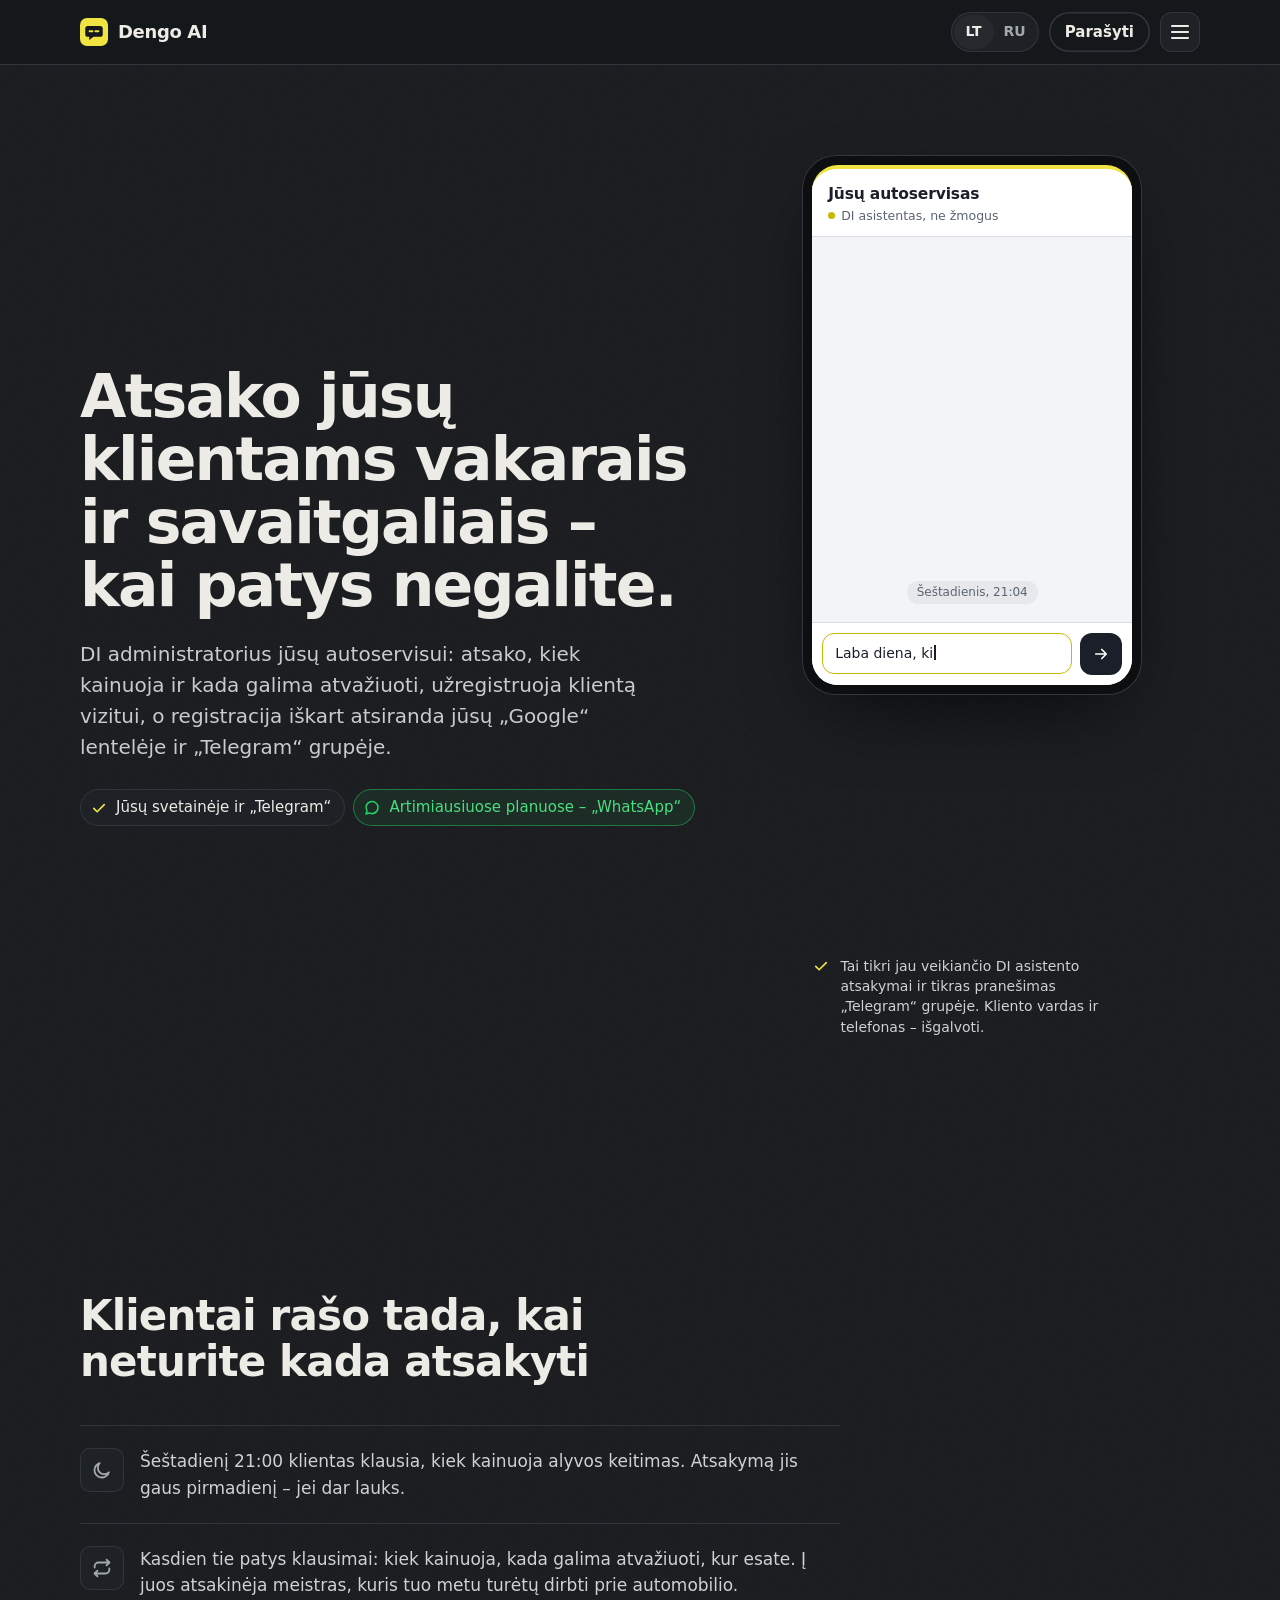
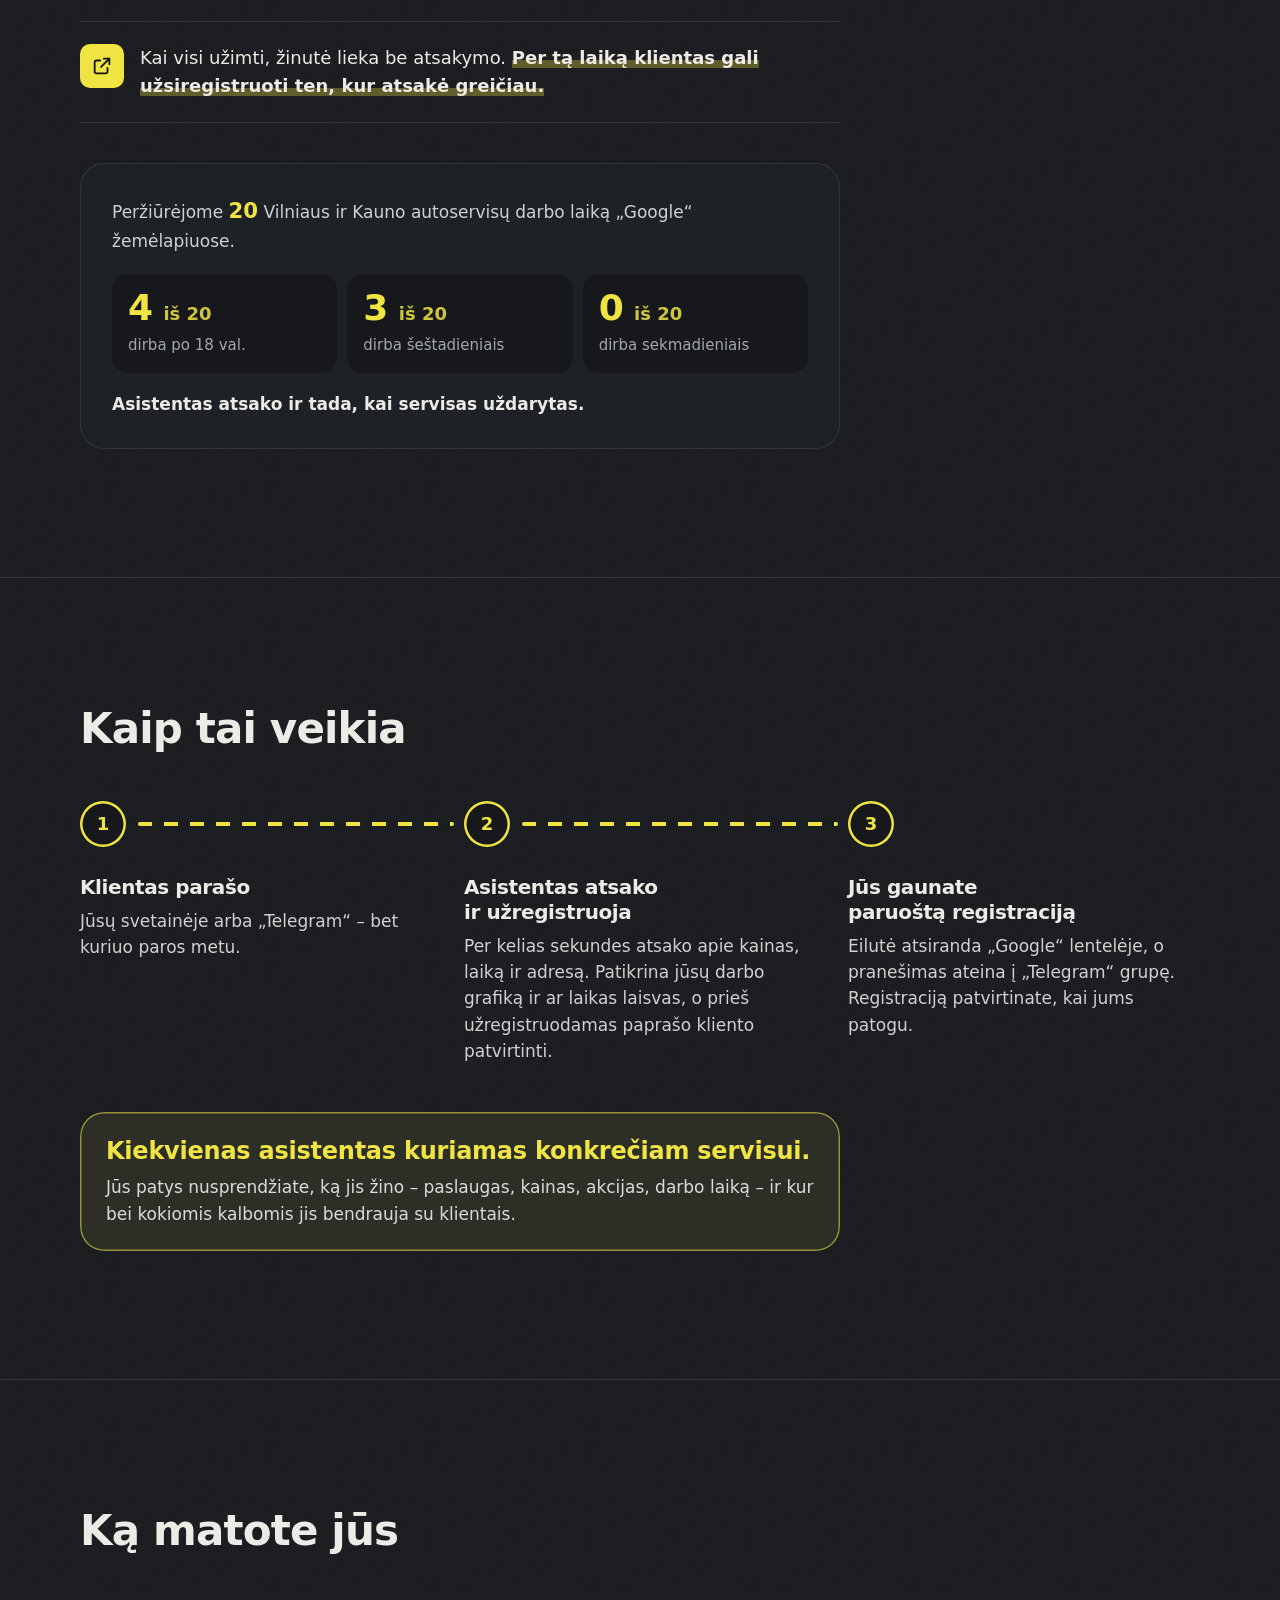
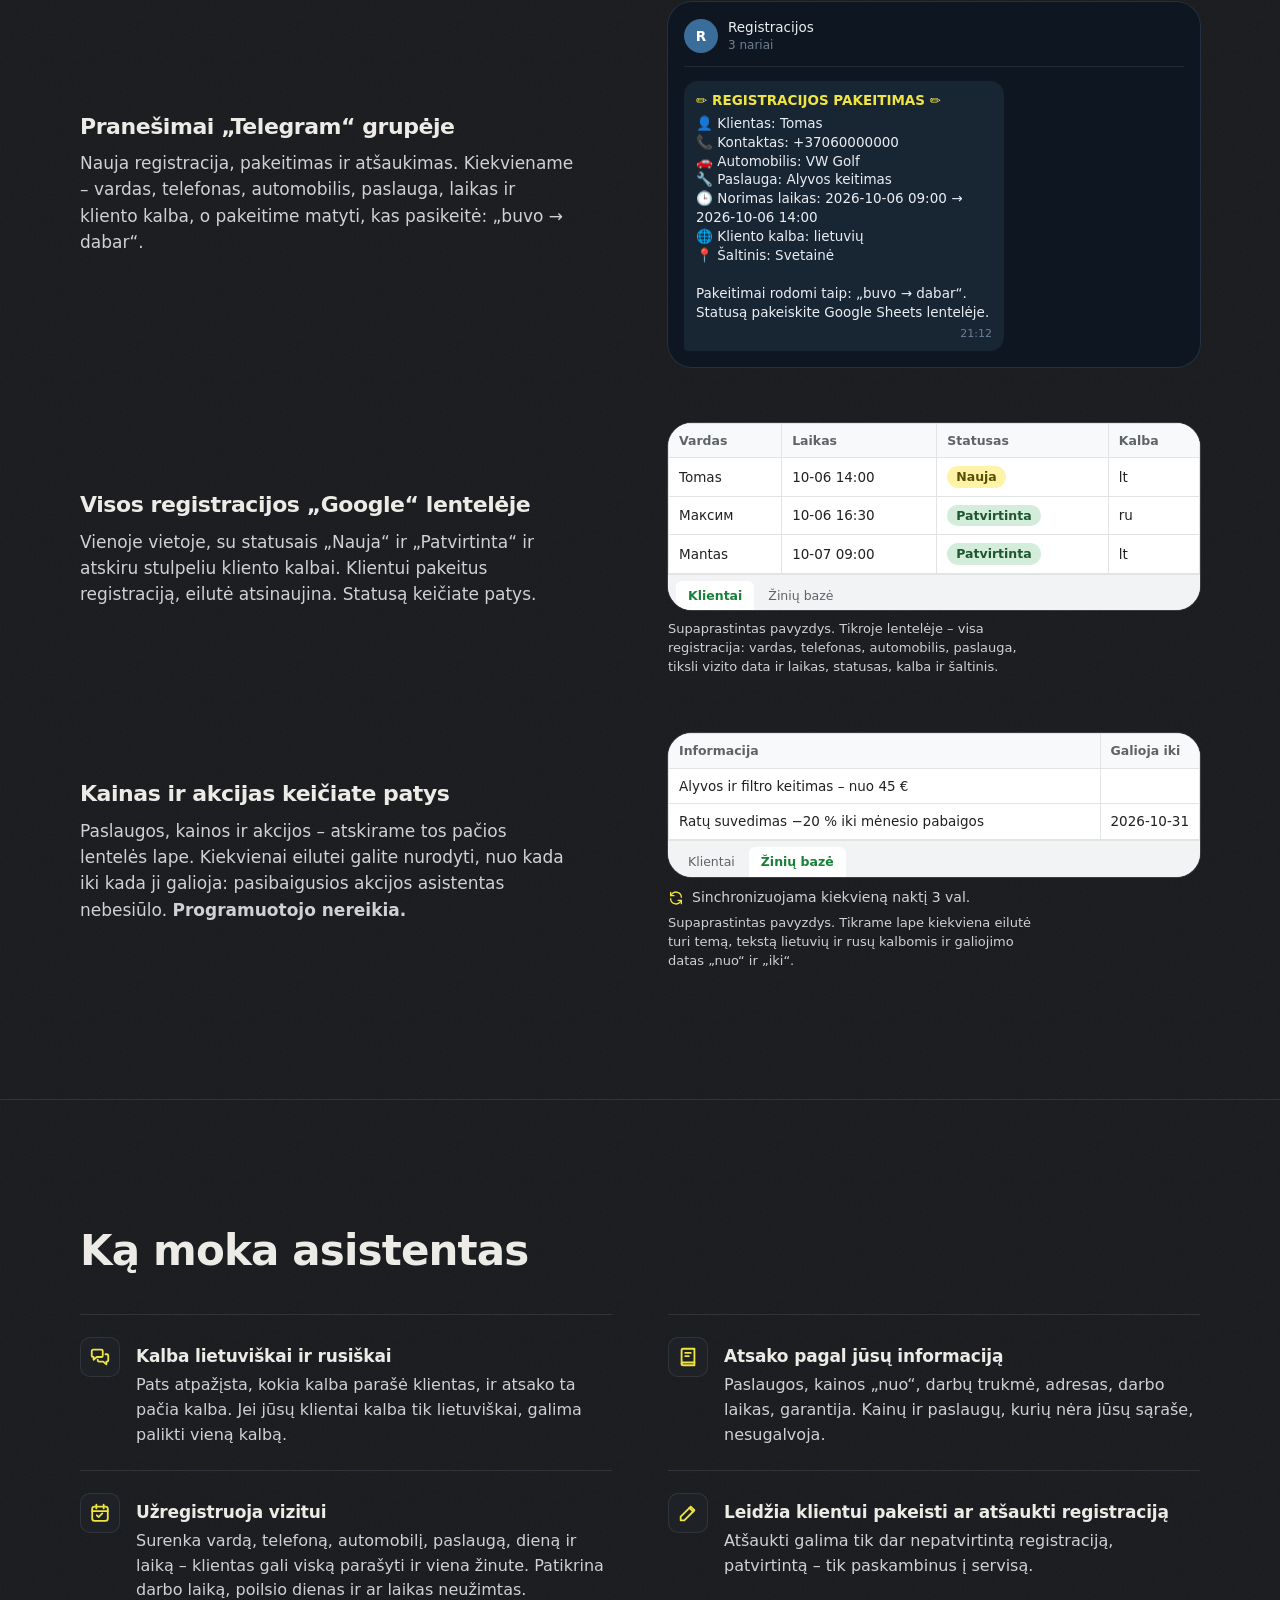
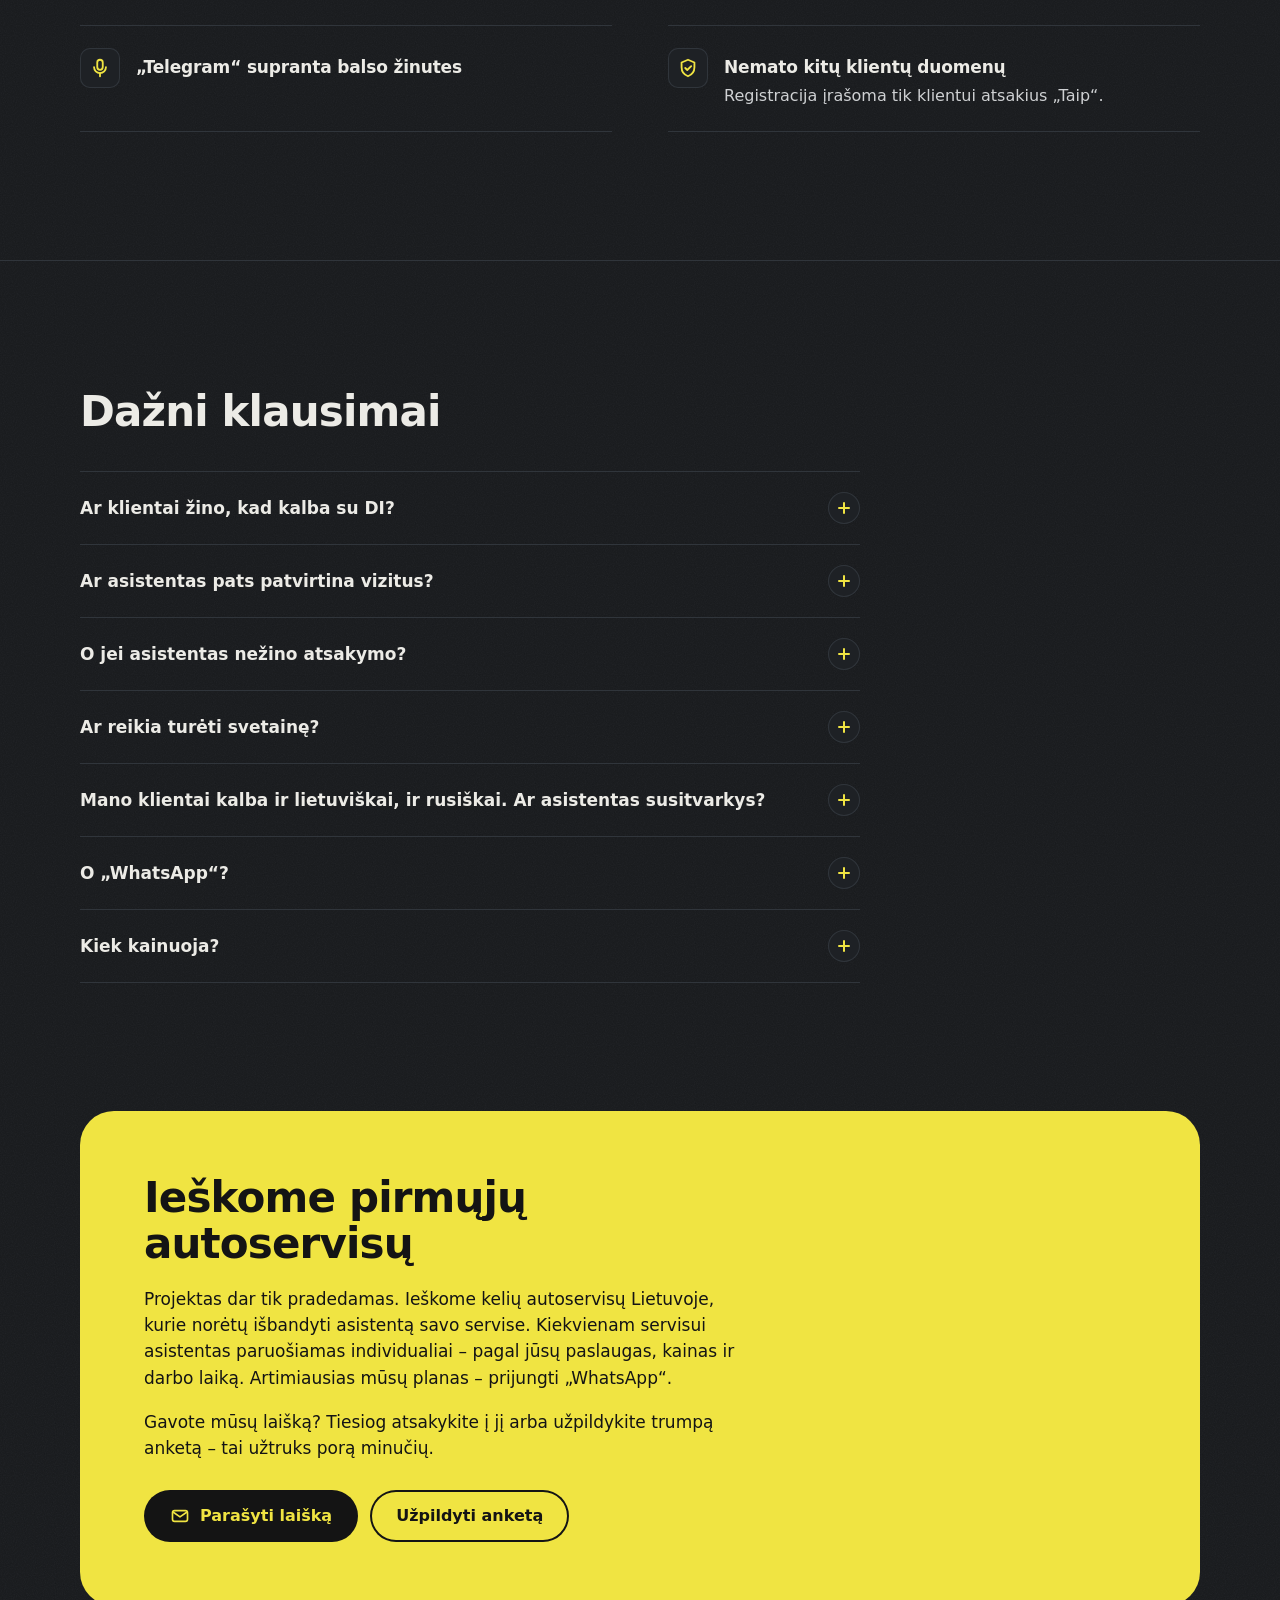
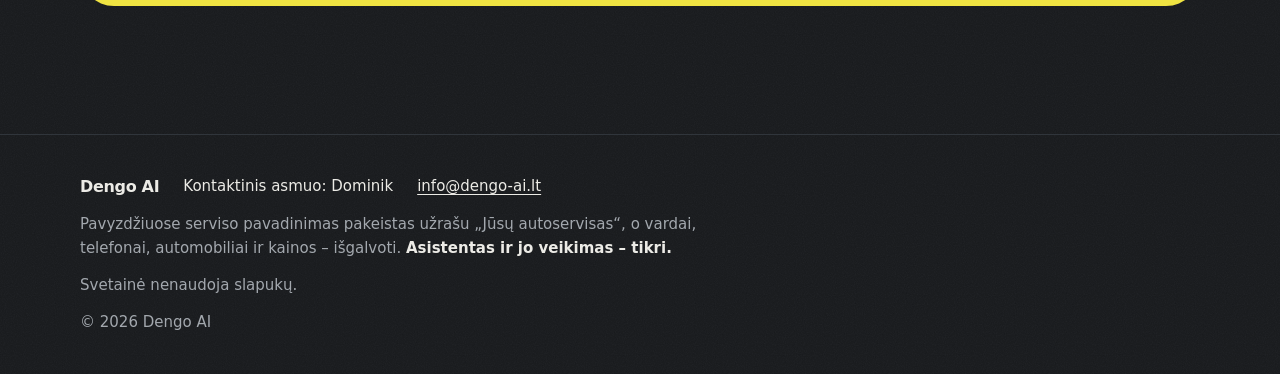
<file: index.html>
<!doctype html>
<html lang="lt" class="no-js">
<head>
<meta charset="utf-8">
<meta name="viewport" content="width=device-width, initial-scale=1, viewport-fit=cover">
<title>Dengo AI – DI administratorius autoservisui</title>
<meta name="description" content="Atsako klientams vakarais ir savaitgaliais ir užregistruoja vizitui. Pažiūrėkite, kaip tai veikia.">
<meta name="theme-color" content="#16181b">
<meta name="color-scheme" content="dark">
<link rel="canonical" href="https://dengo-ai.lt/">
<link rel="alternate" hreflang="lt" href="https://dengo-ai.lt/">
<link rel="alternate" hreflang="ru" href="https://dengo-ai.lt/ru/">
<link rel="alternate" hreflang="x-default" href="https://dengo-ai.lt/">
<meta property="og:type" content="website">
<meta property="og:site_name" content="Dengo AI">
<meta property="og:title" content="Dengo AI – DI administratorius autoservisui">
<meta property="og:description" content="Atsako klientams vakarais ir savaitgaliais ir užregistruoja vizitui. Pažiūrėkite, kaip tai veikia.">
<meta property="og:url" content="https://dengo-ai.lt/">
<meta property="og:locale" content="lt_LT">
<link rel="icon" href="assets/favicon.svg" type="image/svg+xml">
<link rel="stylesheet" href="assets/style.css">
<script>document.documentElement.className = 'js';</script>
<script src="assets/main.js" defer></script>
</head>
<body>
<a class="skip" href="#turinys">Pereiti prie turinio</a>

<header class="topbar">
  <div class="wrap topbar__in">
    <a class="brand" href="./"><img class="brand__mark" src="assets/favicon.svg" alt="" width="28" height="28">Dengo AI</a>
    <nav class="lang" aria-label="Kalba">
      <a href="./" lang="lt" hreflang="lt" aria-current="true">LT</a>
      <a href="ru/" lang="ru" hreflang="ru">RU</a>
    </nav>
    <a class="btn btn--ghost btn--sm" href="#kontaktai">Parašyti</a>
    <details class="menu">
      <summary class="menu__btn" aria-label="Meniu"><span></span><span></span><span></span></summary>
      <nav class="menu__panel" aria-label="Meniu">
        <a href="#problema">Problema</a>
        <a href="#kaip">Kaip veikia</a>
        <a href="#matote">Ką matote jūs</a>
        <a href="#galimybes">Galimybės</a>
        <a href="#duk">Dažni klausimai</a>
        <a href="#kontaktai">Susisiekite su mumis</a>
      </nav>
    </details>
  </div>
</header>

<main id="turinys">

  <!-- 1. Pirmas ekranas -->
  <section class="hero">
    <div class="wrap hero__grid">
      <div class="hero__text">
        <h1>Atsako jūsų klientams vakarais ir savaitgaliais – kai patys negalite.</h1>
        <p class="lead">DI administratorius jūsų autoservisui: atsako, kiek kainuoja ir kada galima atvažiuoti, užregistruoja klientą vizitui, o registracija iškart atsiranda jūsų „Google“ lentelėje ir „Telegram“ grupėje.</p>
        <ul class="channels">
          <li><svg viewBox="0 0 24 24" fill="none" stroke="currentColor" stroke-width="2.2" stroke-linecap="round" stroke-linejoin="round" aria-hidden="true"><path d="M5 12.5l4.5 4.5L19 7.5"/></svg>Jūsų svetainėje ir „Telegram“</li>
          <li class="is-wa"><svg viewBox="0 0 24 24" fill="none" stroke="currentColor" stroke-width="2" stroke-linecap="round" stroke-linejoin="round" aria-hidden="true"><path d="M20 11.5a8 8 0 0 1-11.7 7.1L4 20l1.4-4.1A8 8 0 1 1 20 11.5z"/></svg>Artimiausiuose planuose – „WhatsApp“</li>
        </ul>
      </div>

      <!-- Pokalbio pavyzdys: išgalvoti duomenys, kaip ir vaizdo įrašuose -->
      <div class="demo" data-demo aria-hidden="true">
        <div class="phone">
          <div class="phone__screen">
            <div class="chat-head">
              <div class="chat-head__name">Jūsų autoservisas</div>
              <div class="chat-head__ai">DI asistentas, ne žmogus</div>
            </div>
            <div class="chat-body">
              <div class="chat-stamp">Šeštadienis, 21:04</div>
              <div class="msg msg--me" data-step="1">Laba diena, kiek kainuoja alyvos keitimas? Ar galima antradienį ryte?</div>
              <div class="msg msg--typing" data-step="2"><i></i><i></i><i></i></div>
              <div class="msg msg--bot" data-step="3">Alyvos keitimas kainuoja nuo 45 €. Antradienį ryte galime priimti – mūsų darbo laikas antradienį nuo 09:00 iki 19:00.</div>
              <div class="msg msg--me" data-step="4">Puiku, norėčiau užsiregistruoti alyvos keitimui antradienį 9:00. Tomas, +370 600 00000, VW Golf.</div>
              <div class="msg msg--typing" data-step="5"><i></i><i></i><i></i></div>
              <div class="msg msg--bot" data-step="6">Patikrinkite registracijos duomenis:<br><br>👤 Vardas: Tomas<br>📞 Telefonas: +37060000000<br>🚗 Automobilis: VW Golf<br>🔧 Paslauga: Alyvos keitimas<br>🕒 Data ir laikas: 2026-10-06 09:00<br><br>Ar viskas teisingai? Atsakykite „Taip“ arba „Ne“.</div>
              <div class="msg msg--me" data-step="7">Taip</div>
              <div class="msg msg--typing" data-step="8"><i></i><i></i><i></i></div>
              <div class="msg msg--bot" data-step="9" data-think="1200">✅ Jūsų registracija sėkmingai pateikta!<br><br>👤 Vardas: Tomas<br>📞 Telefonas: +37060000000<br>🚗 Automobilis: VW Golf<br>🔧 Paslauga: Alyvos keitimas<br>🕒 Data ir laikas: 2026-10-06 09:00<br><br>Mūsų vadybininkas peržiūrės registraciją ir susisieks su jumis dėl patvirtinimo.</div>
            </div>
            <div class="chat-input"><span class="chat-field" data-field>Parašykite žinutę…</span><span class="chat-send"><svg viewBox="0 0 24 24" fill="none" stroke="currentColor" stroke-width="2.2" stroke-linecap="round" stroke-linejoin="round" aria-hidden="true"><path d="M5 12h14M13 6l6 6-6 6"/></svg></span></div>
          </div>
        </div>
        <div class="notice" data-step="10">
          <div class="notice__group"><svg viewBox="0 0 24 24" fill="none" stroke="currentColor" stroke-width="2" stroke-linecap="round" stroke-linejoin="round" aria-hidden="true"><path d="M21 4L3 11.2l6.3 2.3L11.6 20l3.3-4.2 4.6 3.4z"/><path d="M9.3 13.5L21 4"/></svg>Registracijos</div>
          <div class="notice__title">🚨 NAUJA REGISTRACIJA IŠ BOTO 🚨</div>
          👤 Klientas: Tomas<br>📞 Kontaktas: +37060000000<br>🚗 Automobilis: VW Golf<br>🔧 Paslauga: Alyvos keitimas<br>🕒 Norimas laikas: 2026-10-06 09:00<br>🌐 Kliento kalba: lietuvių<br>📍 Šaltinis: Svetainė<br><br>Statusą pakeiskite Google Sheets lentelėje.
        </div>
        <p class="demo__real"><svg viewBox="0 0 24 24" fill="none" stroke="currentColor" stroke-width="2.2" stroke-linecap="round" stroke-linejoin="round" aria-hidden="true"><path d="M5 12.5l4.5 4.5L19 7.5"/></svg><span>Tai tikri jau veikiančio DI asistento atsakymai ir tikras pranešimas „Telegram“ grupėje. Kliento vardas ir telefonas – išgalvoti.</span></p>
      </div>

    </div>
  </section>

  <!-- 2. Problema -->
  <section class="section" id="problema">
    <div class="wrap">
      <h2>Klientai rašo tada, kai neturite kada atsakyti</h2>
      <ul class="scenes">
        <li><span class="ico"><svg viewBox="0 0 24 24" fill="none" stroke="currentColor" stroke-width="2" stroke-linecap="round" stroke-linejoin="round" aria-hidden="true"><path d="M19.5 14.5A8 8 0 1 1 9.5 4.5a6.3 6.3 0 0 0 10 10z"/></svg></span><p>Šeštadienį 21:00 klientas klausia, kiek kainuoja alyvos keitimas. Atsakymą jis gaus pirmadienį – jei dar lauks.</p></li>
        <li><span class="ico"><svg viewBox="0 0 24 24" fill="none" stroke="currentColor" stroke-width="2" stroke-linecap="round" stroke-linejoin="round" aria-hidden="true"><path d="M17 3l3 3-3 3"/><path d="M4 11.5V10a4 4 0 0 1 4-4h12"/><path d="M7 21l-3-3 3-3"/><path d="M20 12.5V14a4 4 0 0 1-4 4H4"/></svg></span><p>Kasdien tie patys klausimai: kiek kainuoja, kada galima atvažiuoti, kur esate. Į juos atsakinėja meistras, kuris tuo metu turėtų dirbti prie automobilio.</p></li>
        <li class="is-key"><span class="ico"><svg viewBox="0 0 24 24" fill="none" stroke="currentColor" stroke-width="2" stroke-linecap="round" stroke-linejoin="round" aria-hidden="true"><path d="M14 4h6v6"/><path d="M20 4l-9 9"/><path d="M18 14v4a2 2 0 0 1-2 2H6a2 2 0 0 1-2-2V8a2 2 0 0 1 2-2h4"/></svg></span><p>Kai visi užimti, žinutė lieka be atsakymo. <span class="mark">Per tą laiką klientas gali užsiregistruoti ten, kur atsakė greičiau.</span></p></li>
      </ul>

      <!-- Darbo laikas iš „Google“ žemėlapių: 20 autoservisų (10 Vilniaus, 10 Kauno), peržiūrėta 2026 m. spalio mėn. -->
      <div class="stat">
        <p class="stat__intro">Peržiūrėjome <b class="hl">20</b> Vilniaus ir Kauno autoservisų darbo laiką „Google“ žemėlapiuose.</p>
        <div class="stat__nums">
          <div><b>4 <small>iš 20</small></b><span>dirba po 18 val.</span></div>
          <div><b>3 <small>iš 20</small></b><span>dirba šeštadieniais</span></div>
          <div><b>0 <small>iš 20</small></b><span>dirba sekmadieniais</span></div>
        </div>
        <p class="stat__note">Asistentas atsako ir tada, kai servisas uždarytas.</p>
      </div>
    </div>
  </section>

  <!-- 3. Kaip tai veikia -->
  <section class="section" id="kaip">
    <div class="wrap">
      <h2>Kaip tai veikia</h2>
      <ol class="road">
        <li><span class="road__n" aria-hidden="true">1</span><h3>Klientas parašo</h3><p>Jūsų svetainėje arba „Telegram“ – bet kuriuo paros metu.</p></li>
        <li><span class="road__n" aria-hidden="true">2</span><h3>Asistentas atsako ir užregistruoja</h3><p>Per kelias sekundes atsako apie kainas, laiką ir adresą. Patikrina jūsų darbo grafiką ir ar laikas laisvas, o prieš užregistruodamas paprašo kliento patvirtinti.</p></li>
        <li><span class="road__n" aria-hidden="true">3</span><h3>Jūs gaunate paruoštą registraciją</h3><p>Eilutė atsiranda „Google“ lentelėje, o pranešimas ateina į „Telegram“ grupę. Registraciją patvirtinate, kai jums patogu.</p></li>
      </ol>
      <p class="note"><strong>Kiekvienas asistentas kuriamas konkrečiam servisui.</strong>Jūs patys nusprendžiate, ką jis žino – paslaugas, kainas, akcijas, darbo laiką – ir kur bei kokiomis kalbomis jis bendrauja su klientais.</p>
    </div>
  </section>

  <!-- 5. Ką matote jūs -->
  <section class="section" id="matote">
    <div class="wrap">
      <h2>Ką matote jūs</h2>
      <div class="owner">
        <article class="owner__item">
          <div>
            <h3>Pranešimai „Telegram“ grupėje</h3>
            <p>Nauja registracija, pakeitimas ir atšaukimas. Kiekviename – vardas, telefonas, automobilis, paslauga, laikas ir kliento kalba, o pakeitime matyti, kas pasikeitė: „buvo → dabar“.</p>
          </div>
          <div class="mock mock--tg" aria-hidden="true">
            <div class="tg__head"><span class="tg__avatar">R</span><div>Registracijos<small>3 nariai</small></div></div>
            <div class="tg__msg">
              <div class="tg__title">✏️ REGISTRACIJOS PAKEITIMAS ✏️</div>
              👤 Klientas: Tomas<br>📞 Kontaktas: +37060000000<br>🚗 Automobilis: VW Golf<br>🔧 Paslauga: Alyvos keitimas<br>🕒 Norimas laikas: 2026-10-06 09:00 → 2026-10-06 14:00<br>🌐 Kliento kalba: lietuvių<br>📍 Šaltinis: Svetainė<br><br>Pakeitimai rodomi taip: „buvo → dabar“. Statusą pakeiskite Google Sheets lentelėje.
              <div class="tg__time">21:12</div>
            </div>
          </div>
        </article>

        <article class="owner__item">
          <div>
            <h3>Visos registracijos „Google“ lentelėje</h3>
            <p>Vienoje vietoje, su statusais „Nauja“ ir „Patvirtinta“ ir atskiru stulpeliu kliento kalbai. Klientui pakeitus registraciją, eilutė atsinaujina. Statusą keičiate patys.</p>
          </div>
          <div>
          <div class="mock mock--sheet" aria-hidden="true">
            <div class="sheet__scroll">
              <table class="sheet">
                <tr><th>Vardas</th><th>Laikas</th><th>Statusas</th><th>Kalba</th></tr>
                <tr><td>Tomas</td><td>10-06 14:00</td><td><span class="chip chip--new">Nauja</span></td><td>lt</td></tr>
                <tr><td>Максим</td><td>10-06 16:30</td><td><span class="chip chip--ok">Patvirtinta</span></td><td>ru</td></tr>
                <tr><td>Mantas</td><td>10-07 09:00</td><td><span class="chip chip--ok">Patvirtinta</span></td><td>lt</td></tr>
              </table>
            </div>
            <div class="sheet__tabs"><span class="is-active">Klientai</span><span>Žinių bazė</span></div>
          </div>
          <p class="mock-note mock-note--plain">Supaprastintas pavyzdys. Tikroje lentelėje – visa registracija: vardas, telefonas, automobilis, paslauga, tiksli vizito data ir laikas, statusas, kalba ir šaltinis.</p>
          </div>
        </article>

        <article class="owner__item">
          <div>
            <h3>Kainas ir akcijas keičiate patys</h3>
            <p>Paslaugos, kainos ir akcijos – atskirame tos pačios lentelės lape. Kiekvienai eilutei galite nurodyti, nuo kada iki kada ji galioja: pasibaigusios akcijos asistentas nebesiūlo. <b>Programuotojo nereikia.</b></p>
          </div>
          <div>
            <div class="mock mock--sheet" aria-hidden="true">
              <div class="sheet__scroll">
                <table class="sheet">
                  <tr><th>Informacija</th><th>Galioja iki</th></tr>
                  <tr><td class="wrap">Alyvos ir filtro keitimas – nuo 45 €</td><td></td></tr>
                  <tr><td class="wrap">Ratų suvedimas −20 % iki mėnesio pabaigos</td><td>2026-10-31</td></tr>
                </table>
              </div>
              <div class="sheet__tabs"><span>Klientai</span><span class="is-active">Žinių bazė</span></div>
            </div>
            <p class="mock-note"><svg viewBox="0 0 24 24" fill="none" stroke="currentColor" stroke-width="2" stroke-linecap="round" stroke-linejoin="round" aria-hidden="true"><path d="M20 11a8 8 0 0 0-14.6-4.4L4 8.5"/><path d="M4 3.5v5h5"/><path d="M4 13a8 8 0 0 0 14.6 4.4l1.4-1.9"/><path d="M20 20.5v-5h-5"/></svg>Sinchronizuojama kiekvieną naktį 3 val.</p>
            <p class="mock-note mock-note--plain">Supaprastintas pavyzdys. Tikrame lape kiekviena eilutė turi temą, tekstą lietuvių ir rusų kalbomis ir galiojimo datas „nuo“ ir „iki“.</p>
          </div>
        </article>
      </div>
    </div>
  </section>

  <!-- 6. Ką moka asistentas -->
  <section class="section" id="galimybes">
    <div class="wrap">
      <h2>Ką moka asistentas</h2>
      <ul class="feat">
        <li><span class="ico"><svg viewBox="0 0 24 24" fill="none" stroke="currentColor" stroke-width="2" stroke-linecap="round" stroke-linejoin="round" aria-hidden="true"><path d="M4.5 4h9A1.5 1.5 0 0 1 15 5.5v5a1.5 1.5 0 0 1-1.5 1.5H8.5L5 15v-3h-.5A1.5 1.5 0 0 1 3 10.5v-5A1.5 1.5 0 0 1 4.5 4z"/><path d="M18 9h1.5A1.5 1.5 0 0 1 21 10.5v5a1.5 1.5 0 0 1-1.5 1.5H19v3l-3.5-3H11a1.5 1.5 0 0 1-1.5-1.5V15"/></svg></span><div><h3>Kalba lietuviškai ir rusiškai</h3><p>Pats atpažįsta, kokia kalba parašė klientas, ir atsako ta pačia kalba. Jei jūsų klientai kalba tik lietuviškai, galima palikti vieną kalbą.</p></div></li>
        <li><span class="ico"><svg viewBox="0 0 24 24" fill="none" stroke="currentColor" stroke-width="2" stroke-linecap="round" stroke-linejoin="round" aria-hidden="true"><path d="M5 4.5A1.5 1.5 0 0 1 6.5 3H19v15H6.5A1.5 1.5 0 0 0 5 19.5z"/><path d="M5 19.5A1.5 1.5 0 0 0 6.5 21H19v-3"/><path d="M9 7.5h6M9 11h4"/></svg></span><div><h3>Atsako pagal jūsų informaciją</h3><p>Paslaugos, kainos „nuo“, darbų trukmė, adresas, darbo laikas, garantija. Kainų ir paslaugų, kurių nėra jūsų sąraše, nesugalvoja.</p></div></li>
        <li><span class="ico"><svg viewBox="0 0 24 24" fill="none" stroke="currentColor" stroke-width="2" stroke-linecap="round" stroke-linejoin="round" aria-hidden="true"><rect x="3.5" y="5" width="17" height="15.5" rx="2.5"/><path d="M3.5 10h17M8 3v4M16 3v4"/><path d="M8.5 14.5l2 2 4-4"/></svg></span><div><h3>Užregistruoja vizitui</h3><p>Surenka vardą, telefoną, automobilį, paslaugą, dieną ir laiką – klientas gali viską parašyti ir viena žinute. Patikrina darbo laiką, poilsio dienas ir ar laikas neužimtas.</p></div></li>
        <li><span class="ico"><svg viewBox="0 0 24 24" fill="none" stroke="currentColor" stroke-width="2" stroke-linecap="round" stroke-linejoin="round" aria-hidden="true"><path d="M4 20h4L19 9l-4-4L4 16z"/><path d="M13.5 6.5l4 4"/></svg></span><div><h3>Leidžia klientui pakeisti ar atšaukti registraciją</h3><p>Atšaukti galima tik dar nepatvirtintą registraciją, patvirtintą – tik paskambinus į servisą.</p></div></li>
        <li><span class="ico"><svg viewBox="0 0 24 24" fill="none" stroke="currentColor" stroke-width="2" stroke-linecap="round" stroke-linejoin="round" aria-hidden="true"><rect x="9" y="3" width="6" height="11" rx="3"/><path d="M5.5 11a6.5 6.5 0 0 0 13 0"/><path d="M12 17.5V21"/></svg></span><div><h3>„Telegram“ supranta balso žinutes</h3></div></li>
        <li><span class="ico"><svg viewBox="0 0 24 24" fill="none" stroke="currentColor" stroke-width="2" stroke-linecap="round" stroke-linejoin="round" aria-hidden="true"><path d="M12 3l7 3v5.2c0 4.6-3 8.3-7 9.8-4-1.5-7-5.2-7-9.8V6z"/><path d="M9 12l2.2 2.2L15.5 10"/></svg></span><div><h3>Nemato kitų klientų duomenų</h3><p>Registracija įrašoma tik klientui atsakius „Taip“.</p></div></li>
      </ul>
    </div>
  </section>

  <!-- 7. Dažni klausimai -->
  <section class="section" id="duk">
    <div class="wrap">
      <h2>Dažni klausimai</h2>
      <div class="faq">
        <details><summary>Ar klientai žino, kad kalba su DI?<span class="plus" aria-hidden="true"></span></summary><p>Taip, kaip to reikalauja ES dirbtinio intelekto aktas. Asistentas tai pasako pasisveikindamas, o svetainės pokalbio lange tai parašyta nuolat.</p></details>
        <details><summary>Ar asistentas pats patvirtina vizitus?<span class="plus" aria-hidden="true"></span></summary><p>Ne. Jis surenka duomenis ir užregistruoja klientą, o registraciją patvirtina jūsų darbuotojas.</p></details>
        <details><summary>O jei asistentas nežino atsakymo?<span class="plus" aria-hidden="true"></span></summary><p>Jis atsako tik pagal jūsų pateiktą informaciją ir nieko nesugalvoja. Jei atsakymo nėra, pasako, kad tokios informacijos neturi, ir pasiūlo paskambinti jūsų serviso telefonu.</p></details>
        <details><summary>Ar reikia turėti svetainę?<span class="plus" aria-hidden="true"></span></summary><p>Ne. Asistentas veikia „Telegram“. Jei svetainę turite, pokalbio langą į ją įdėti nesudėtinga.</p></details>
        <details><summary>Mano klientai kalba ir lietuviškai, ir rusiškai. Ar asistentas susitvarkys?<span class="plus" aria-hidden="true"></span></summary><p>Taip, tai jau veikia. Asistentas pats atpažįsta, kokia kalba jam parašė klientas, ir atsako ta pačia kalba. Kliento kalba nurodoma ir pranešime „Telegram“ grupėje, ir atskirame lentelės stulpelyje – iš karto matote, kokia kalba su juo bus lengviau susitarti.</p></details>
        <details><summary>O „WhatsApp“?<span class="plus" aria-hidden="true"></span></summary><p>Kol kas ne – asistentas veikia svetainėje ir „Telegram“. „WhatsApp“ – artimiausias mūsų planas.</p></details>
        <details><summary>Kiek kainuoja?<span class="plus" aria-hidden="true"></span></summary><p>Kainą aptariame asmeniškai – parašykite mums.</p></details>
      </div>
    </div>
  </section>

  <!-- 8. Ieškome pirmųjų autoservisų + kontaktas -->
  <section class="section section--cta" id="kontaktai">
    <div class="wrap">
      <div class="cta__box">
        <h2>Ieškome pirmųjų autoservisų</h2>
        <p>Projektas dar tik pradedamas. Ieškome kelių autoservisų Lietuvoje, kurie norėtų išbandyti asistentą savo servise. Kiekvienam servisui asistentas paruošiamas individualiai – pagal jūsų paslaugas, kainas ir darbo laiką. Artimiausias mūsų planas – prijungti „WhatsApp“.</p>
        <p>Gavote mūsų laišką? Tiesiog atsakykite į jį arba užpildykite trumpą anketą – tai užtruks porą minučių.</p>
        <div class="cta__btns">
          <a class="btn btn--dark" href="mailto:info@dengo-ai.lt"><svg viewBox="0 0 24 24" fill="none" stroke="currentColor" stroke-width="2" stroke-linecap="round" stroke-linejoin="round" aria-hidden="true"><rect x="3" y="5.5" width="18" height="13" rx="2.5"/><path d="M4 7.5l8 5.5 8-5.5"/></svg>Parašyti laišką</a>
          <!-- PAKEISKITE: įdėkite „Google Forms“ anketos nuorodą vietoj https://forms.gle/ -->
          <a class="btn btn--outline-dark" href="https://docs.google.com/forms/d/e/1FAIpQLSdYbDcmXs9OIIpZ7ARfjLrMYgoom2LgDUT2RzWxjlCXxwSWIg/viewform?usp=dialog" target="_blank" rel="noopener">Užpildyti anketą</a>
        </div>
      </div>
    </div>
  </section>

</main>

<footer class="footer">
  <div class="wrap">
    <div class="footer__top">
      <span class="brand">Dengo AI</span>
      <span>Kontaktinis asmuo: Dominik</span>
      <a href="mailto:info@dengo-ai.lt">info@dengo-ai.lt</a>
    </div>
    <p>Pavyzdžiuose serviso pavadinimas pakeistas užrašu „Jūsų autoservisas“, o vardai, telefonai, automobiliai ir kainos – išgalvoti. <strong class="footer__true">Asistentas ir jo veikimas – tikri.</strong></p>
    <p>Svetainė nenaudoja slapukų.</p>
    <p>© 2026 Dengo AI</p>
  </div>
</footer>
</body>
</html>
</file>
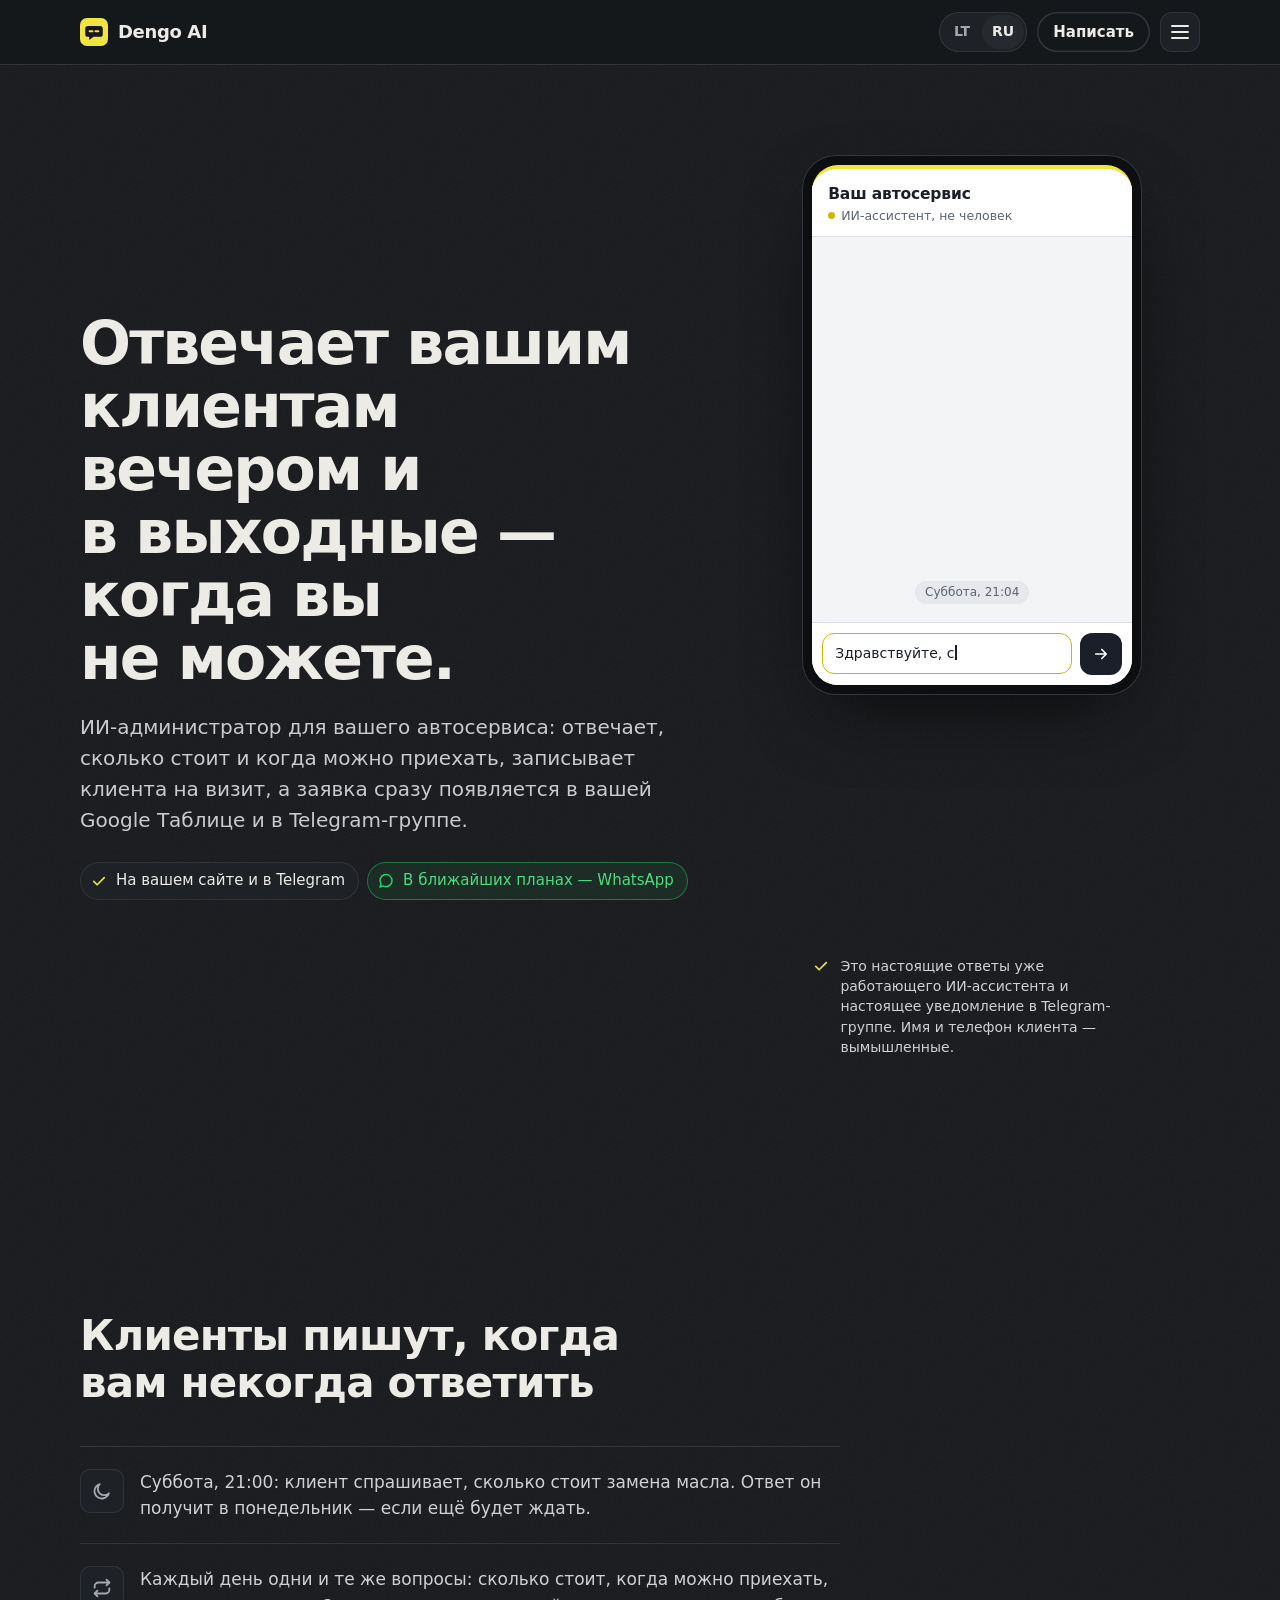
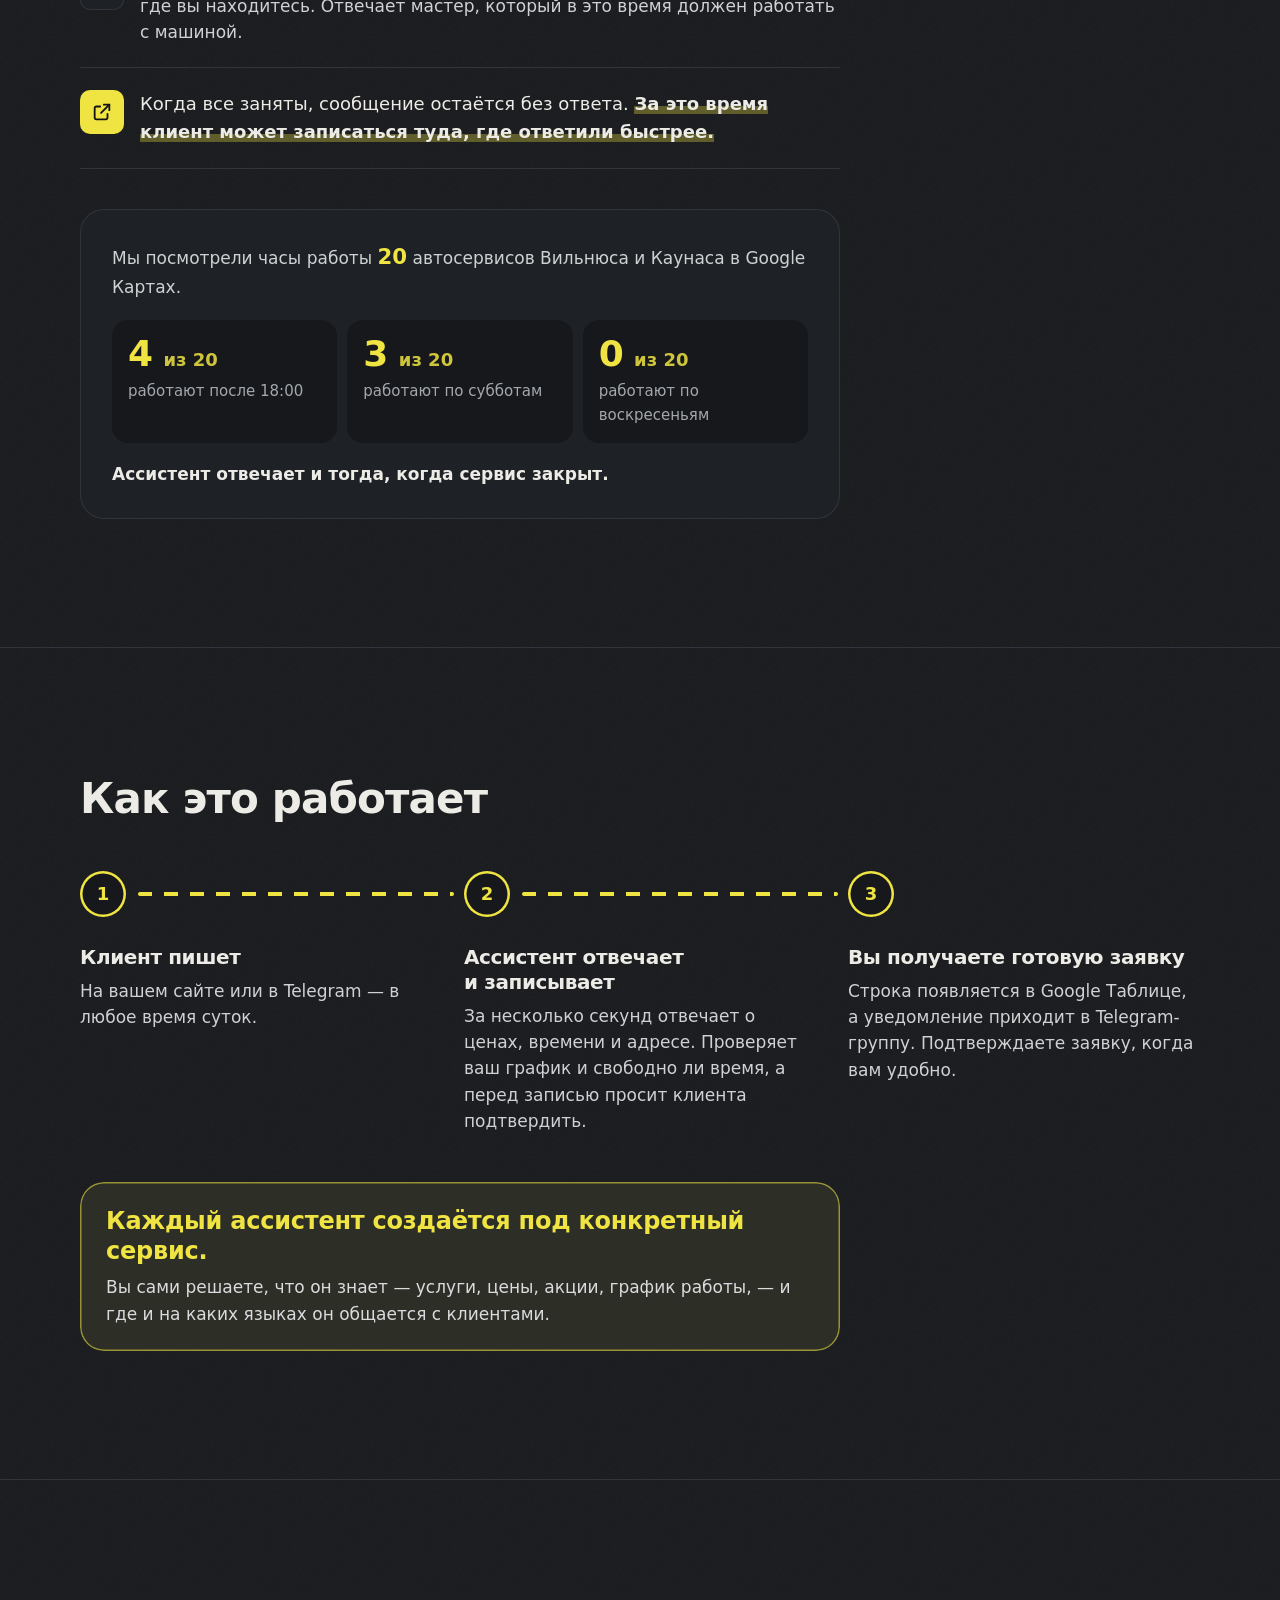
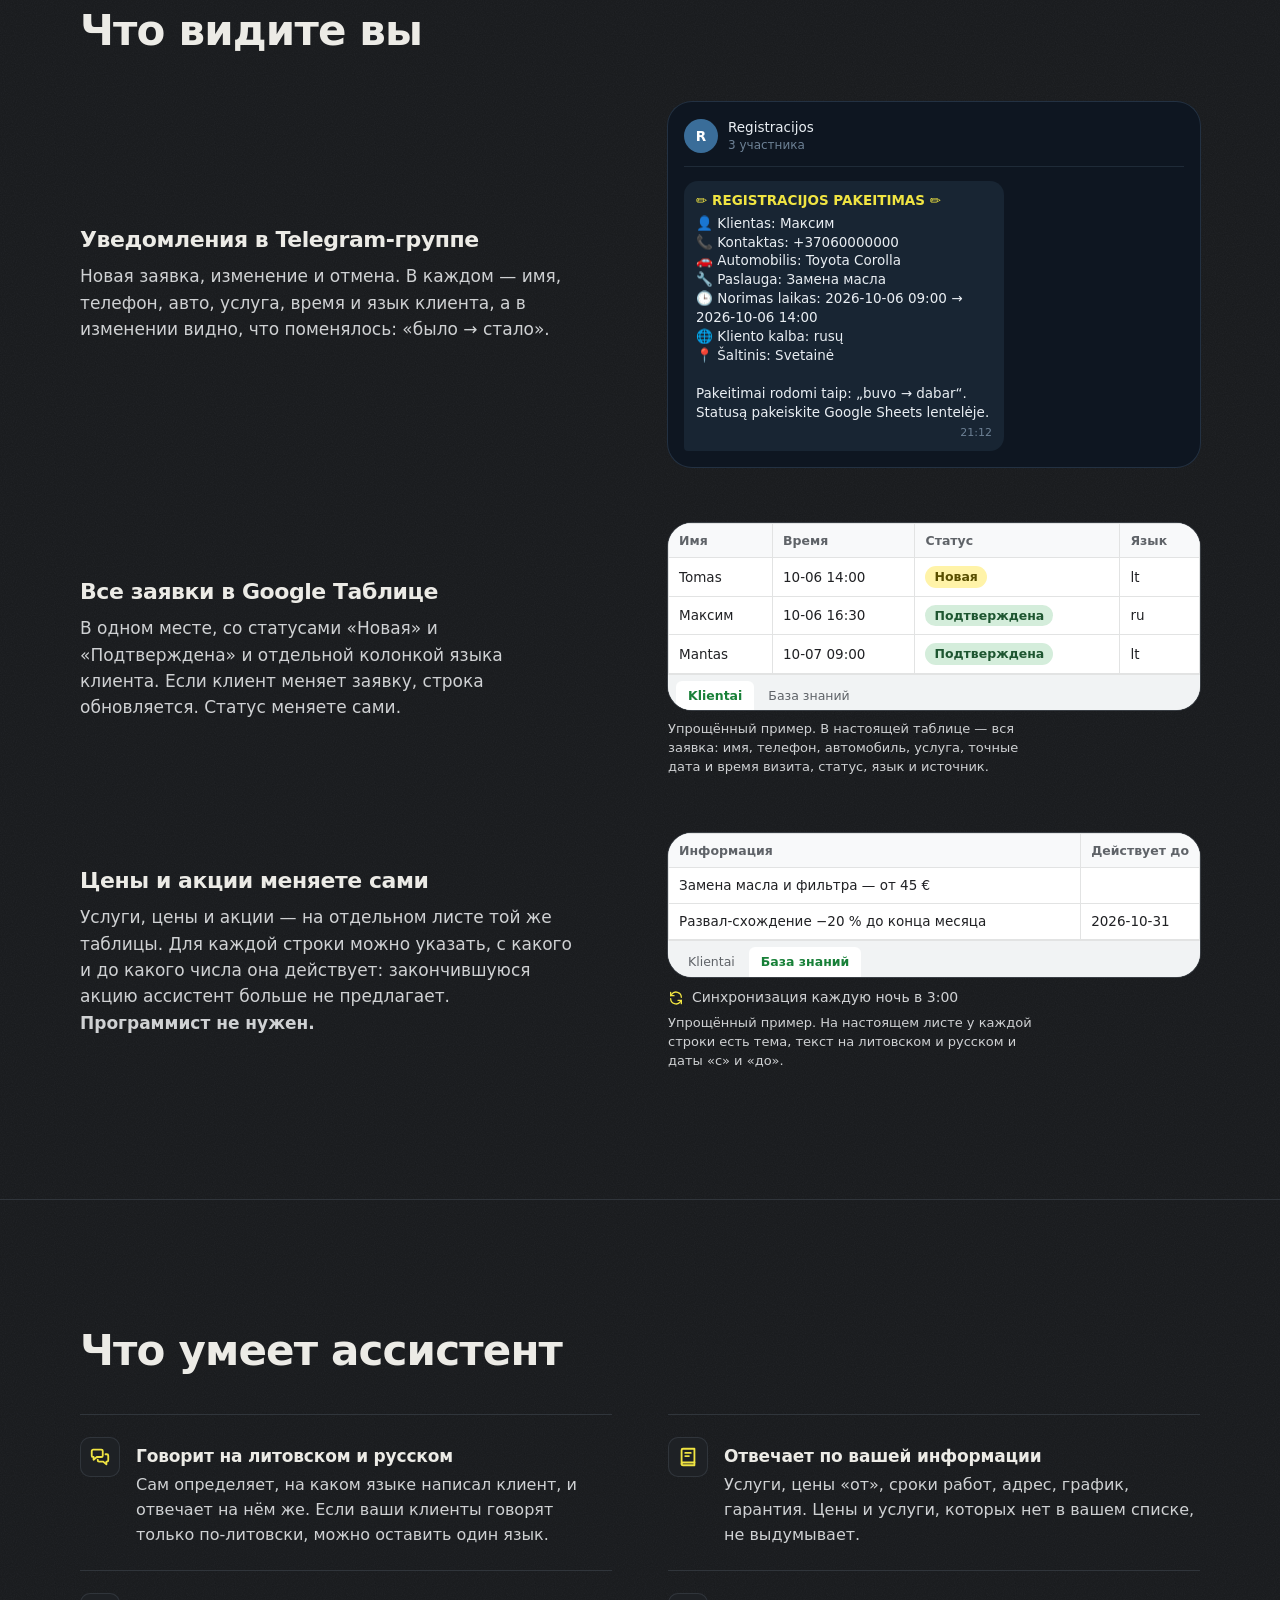
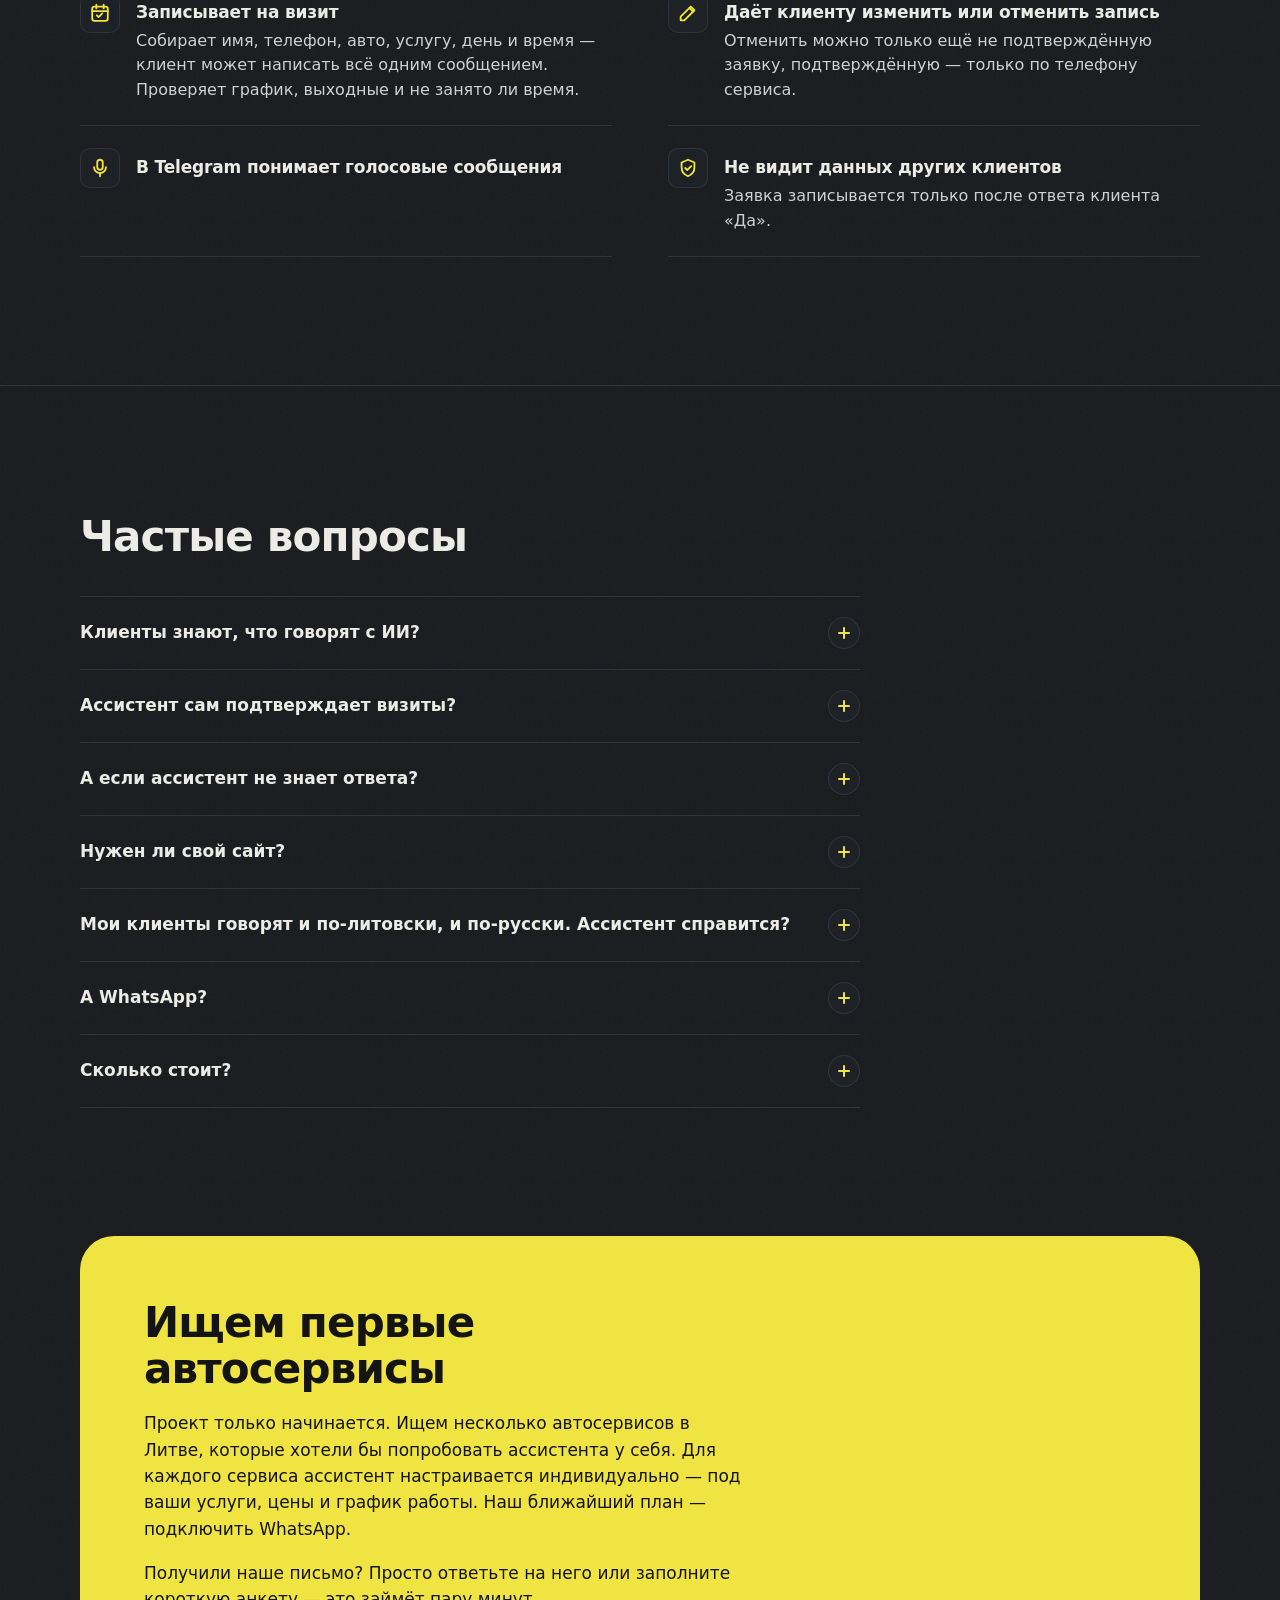
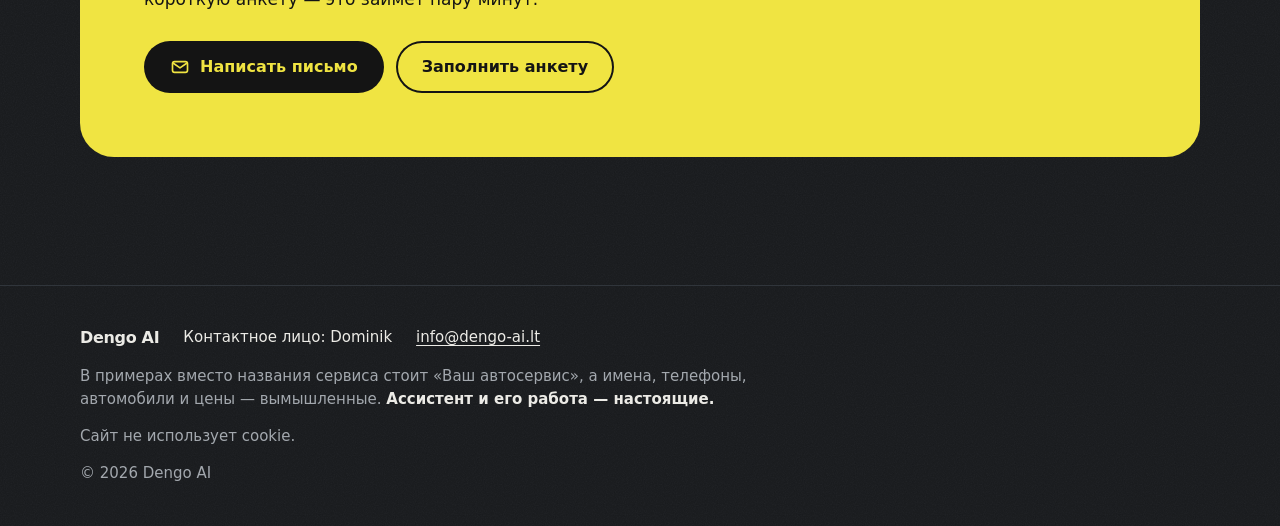
<file: ru/index.html>
<!doctype html>
<html lang="ru" class="no-js">
<head>
<meta charset="utf-8">
<meta name="viewport" content="width=device-width, initial-scale=1, viewport-fit=cover">
<title>Dengo AI — ИИ-администратор для автосервиса</title>
<meta name="description" content="Отвечает клиентам вечером и в выходные и записывает на визит. Посмотрите, как это работает.">
<meta name="theme-color" content="#16181b">
<meta name="color-scheme" content="dark">
<link rel="canonical" href="https://dengo-ai.lt/ru/">
<link rel="alternate" hreflang="lt" href="https://dengo-ai.lt/">
<link rel="alternate" hreflang="ru" href="https://dengo-ai.lt/ru/">
<link rel="alternate" hreflang="x-default" href="https://dengo-ai.lt/">
<meta property="og:type" content="website">
<meta property="og:site_name" content="Dengo AI">
<meta property="og:title" content="Dengo AI — ИИ-администратор для автосервиса">
<meta property="og:description" content="Отвечает клиентам вечером и в выходные и записывает на визит. Посмотрите, как это работает.">
<meta property="og:url" content="https://dengo-ai.lt/ru/">
<meta property="og:locale" content="ru_RU">
<link rel="icon" href="../assets/favicon.svg" type="image/svg+xml">
<link rel="stylesheet" href="../assets/style.css">
<script>document.documentElement.className = 'js';</script>
<script src="../assets/main.js" defer></script>
</head>
<body>
<a class="skip" href="#turinys">Перейти к содержанию</a>

<header class="topbar">
  <div class="wrap topbar__in">
    <a class="brand" href="./"><img class="brand__mark" src="../assets/favicon.svg" alt="" width="28" height="28">Dengo AI</a>
    <nav class="lang" aria-label="Язык">
      <a href="../" lang="lt" hreflang="lt">LT</a>
      <a href="./" lang="ru" hreflang="ru" aria-current="true">RU</a>
    </nav>
    <a class="btn btn--ghost btn--sm" href="#kontaktai">Написать</a>
    <details class="menu">
      <summary class="menu__btn" aria-label="Меню"><span></span><span></span><span></span></summary>
      <nav class="menu__panel" aria-label="Меню">
        <a href="#problema">Проблема</a>
        <a href="#kaip">Как работает</a>
        <a href="#matote">Что видите вы</a>
        <a href="#galimybes">Возможности</a>
        <a href="#duk">Частые вопросы</a>
        <a href="#kontaktai">Связаться с нами</a>
      </nav>
    </details>
  </div>
</header>

<main id="turinys">

  <!-- 1. Pirmas ekranas -->
  <section class="hero">
    <div class="wrap hero__grid">
      <div class="hero__text">
        <h1>Отвечает вашим клиентам вечером и в выходные — когда вы не можете.</h1>
        <p class="lead">ИИ-администратор для вашего автосервиса: отвечает, сколько стоит и когда можно приехать, записывает клиента на визит, а заявка сразу появляется в вашей Google Таблице и в Telegram-группе.</p>
        <ul class="channels">
          <li><svg viewBox="0 0 24 24" fill="none" stroke="currentColor" stroke-width="2.2" stroke-linecap="round" stroke-linejoin="round" aria-hidden="true"><path d="M5 12.5l4.5 4.5L19 7.5"/></svg>На вашем сайте и в Telegram</li>
          <li class="is-wa"><svg viewBox="0 0 24 24" fill="none" stroke="currentColor" stroke-width="2" stroke-linecap="round" stroke-linejoin="round" aria-hidden="true"><path d="M20 11.5a8 8 0 0 1-11.7 7.1L4 20l1.4-4.1A8 8 0 1 1 20 11.5z"/></svg>В ближайших планах — WhatsApp</li>
        </ul>
      </div>

      <!-- Pokalbio pavyzdys: išgalvoti duomenys, kaip ir vaizdo įrašuose -->
      <div class="demo" data-demo aria-hidden="true">
        <div class="phone">
          <div class="phone__screen">
            <div class="chat-head">
              <div class="chat-head__name">Ваш автосервис</div>
              <div class="chat-head__ai">ИИ-ассистент, не человек</div>
            </div>
            <div class="chat-body">
              <div class="chat-stamp">Суббота, 21:04</div>
              <div class="msg msg--me" data-step="1">Здравствуйте, сколько стоит замена масла? Можно во вторник утром?</div>
              <div class="msg msg--typing" data-step="2"><i></i><i></i><i></i></div>
              <div class="msg msg--bot" data-step="3">Замена масла стоит от 45 €. Во вторник мы работаем с 09:00 до 19:00, уточните, пожалуйста, удобное для вас время утром (например, 09:00 или 10:30).</div>
              <div class="msg msg--me" data-step="4">Отлично, я хотел бы записаться на замену масла во вторник в 9:00. Максим, +370 600 00000, Toyota Corolla</div>
              <div class="msg msg--typing" data-step="5"><i></i><i></i><i></i></div>
              <div class="msg msg--bot" data-step="6">Пожалуйста, проверьте данные заявки:<br><br>👤 Имя: Максим<br>📞 Телефон: +37060000000<br>🚗 Авто: Toyota Corolla<br>🔧 Услуга: Замена масла<br>🕒 Дата и время: 2026-10-06 09:00<br><br>Всё верно? Ответьте "Да" или "Нет".</div>
              <div class="msg msg--me" data-step="7">Да</div>
              <div class="msg msg--typing" data-step="8"><i></i><i></i><i></i></div>
              <div class="msg msg--bot" data-step="9" data-think="1200">✅ Ваша заявка успешно оформлена!<br><br>👤 Имя: Максим<br>📞 Телефон: +37060000000<br>🚗 Авто: Toyota Corolla<br>🔧 Услуга: Замена масла<br>🕒 Дата и время: 2026-10-06 09:00<br><br>Наш менеджер проверит заявку и свяжется с вами для подтверждения.</div>
            </div>
            <div class="chat-input"><span class="chat-field" data-field>Напишите сообщение…</span><span class="chat-send"><svg viewBox="0 0 24 24" fill="none" stroke="currentColor" stroke-width="2.2" stroke-linecap="round" stroke-linejoin="round" aria-hidden="true"><path d="M5 12h14M13 6l6 6-6 6"/></svg></span></div>
          </div>
        </div>
        <div class="notice" data-step="10">
          <div class="notice__group"><svg viewBox="0 0 24 24" fill="none" stroke="currentColor" stroke-width="2" stroke-linecap="round" stroke-linejoin="round" aria-hidden="true"><path d="M21 4L3 11.2l6.3 2.3L11.6 20l3.3-4.2 4.6 3.4z"/><path d="M9.3 13.5L21 4"/></svg>Registracijos</div>
          <div class="notice__title">🚨 NAUJA REGISTRACIJA IŠ BOTO 🚨</div>
          👤 Klientas: Максим<br>📞 Kontaktas: +37060000000<br>🚗 Automobilis: Toyota Corolla<br>🔧 Paslauga: Замена масла<br>🕒 Norimas laikas: 2026-10-06 09:00<br>🌐 Kliento kalba: rusų<br>📍 Šaltinis: Svetainė<br><br>Statusą pakeiskite Google Sheets lentelėje.
        </div>
        <p class="demo__real"><svg viewBox="0 0 24 24" fill="none" stroke="currentColor" stroke-width="2.2" stroke-linecap="round" stroke-linejoin="round" aria-hidden="true"><path d="M5 12.5l4.5 4.5L19 7.5"/></svg><span>Это настоящие ответы уже работающего ИИ-ассистента и настоящее уведомление в Telegram-группе. Имя и телефон клиента — вымышленные.</span></p>
      </div>

    </div>
  </section>

  <!-- 2. Problema -->
  <section class="section" id="problema">
    <div class="wrap">
      <h2>Клиенты пишут, когда вам некогда ответить</h2>
      <ul class="scenes">
        <li><span class="ico"><svg viewBox="0 0 24 24" fill="none" stroke="currentColor" stroke-width="2" stroke-linecap="round" stroke-linejoin="round" aria-hidden="true"><path d="M19.5 14.5A8 8 0 1 1 9.5 4.5a6.3 6.3 0 0 0 10 10z"/></svg></span><p>Суббота, 21:00: клиент спрашивает, сколько стоит замена масла. Ответ он получит в понедельник — если ещё будет ждать.</p></li>
        <li><span class="ico"><svg viewBox="0 0 24 24" fill="none" stroke="currentColor" stroke-width="2" stroke-linecap="round" stroke-linejoin="round" aria-hidden="true"><path d="M17 3l3 3-3 3"/><path d="M4 11.5V10a4 4 0 0 1 4-4h12"/><path d="M7 21l-3-3 3-3"/><path d="M20 12.5V14a4 4 0 0 1-4 4H4"/></svg></span><p>Каждый день одни и те же вопросы: сколько стоит, когда можно приехать, где вы находитесь. Отвечает мастер, который в это время должен работать с машиной.</p></li>
        <li class="is-key"><span class="ico"><svg viewBox="0 0 24 24" fill="none" stroke="currentColor" stroke-width="2" stroke-linecap="round" stroke-linejoin="round" aria-hidden="true"><path d="M14 4h6v6"/><path d="M20 4l-9 9"/><path d="M18 14v4a2 2 0 0 1-2 2H6a2 2 0 0 1-2-2V8a2 2 0 0 1 2-2h4"/></svg></span><p>Когда все заняты, сообщение остаётся без ответа. <span class="mark">За это время клиент может записаться туда, где ответили быстрее.</span></p></li>
      </ul>

      <!-- Darbo laikas iš „Google“ žemėlapių: 20 autoservisų (10 Vilniaus, 10 Kauno), peržiūrėta 2026 m. spalio mėn. -->
      <div class="stat">
        <p class="stat__intro">Мы посмотрели часы работы <b class="hl">20</b> автосервисов Вильнюса и Каунаса в Google Картах.</p>
        <div class="stat__nums">
          <div><b>4 <small>из 20</small></b><span>работают после 18:00</span></div>
          <div><b>3 <small>из 20</small></b><span>работают по субботам</span></div>
          <div><b>0 <small>из 20</small></b><span>работают по воскресеньям</span></div>
        </div>
        <p class="stat__note">Ассистент отвечает и тогда, когда сервис закрыт.</p>
      </div>
    </div>
  </section>

  <!-- 3. Kaip tai veikia -->
  <section class="section" id="kaip">
    <div class="wrap">
      <h2>Как это работает</h2>
      <ol class="road">
        <li><span class="road__n" aria-hidden="true">1</span><h3>Клиент пишет</h3><p>На вашем сайте или в Telegram — в любое время суток.</p></li>
        <li><span class="road__n" aria-hidden="true">2</span><h3>Ассистент отвечает и записывает</h3><p>За несколько секунд отвечает о ценах, времени и адресе. Проверяет ваш график и свободно ли время, а перед записью просит клиента подтвердить.</p></li>
        <li><span class="road__n" aria-hidden="true">3</span><h3>Вы получаете готовую заявку</h3><p>Строка появляется в Google Таблице, а уведомление приходит в Telegram-группу. Подтверждаете заявку, когда вам удобно.</p></li>
      </ol>
      <p class="note"><strong>Каждый ассистент создаётся под конкретный сервис.</strong>Вы сами решаете, что он знает — услуги, цены, акции, график работы, — и где и на каких языках он общается с клиентами.</p>
    </div>
  </section>

  <!-- 5. Ką matote jūs -->
  <section class="section" id="matote">
    <div class="wrap">
      <h2>Что видите вы</h2>
      <div class="owner">
        <article class="owner__item">
          <div>
            <h3>Уведомления в Telegram-группе</h3>
            <p>Новая заявка, изменение и отмена. В каждом — имя, телефон, авто, услуга, время и язык клиента, а в изменении видно, что поменялось: «было → стало».</p>
          </div>
          <div class="mock mock--tg" aria-hidden="true">
            <div class="tg__head"><span class="tg__avatar">R</span><div>Registracijos<small>3 участника</small></div></div>
            <div class="tg__msg">
              <div class="tg__title">✏️ REGISTRACIJOS PAKEITIMAS ✏️</div>
              👤 Klientas: Максим<br>📞 Kontaktas: +37060000000<br>🚗 Automobilis: Toyota Corolla<br>🔧 Paslauga: Замена масла<br>🕒 Norimas laikas: 2026-10-06 09:00 → 2026-10-06 14:00<br>🌐 Kliento kalba: rusų<br>📍 Šaltinis: Svetainė<br><br>Pakeitimai rodomi taip: „buvo → dabar“. Statusą pakeiskite Google Sheets lentelėje.
              <div class="tg__time">21:12</div>
            </div>
          </div>
        </article>

        <article class="owner__item">
          <div>
            <h3>Все заявки в Google Таблице</h3>
            <p>В одном месте, со статусами «Новая» и «Подтверждена» и отдельной колонкой языка клиента. Если клиент меняет заявку, строка обновляется. Статус меняете сами.</p>
          </div>
          <div>
          <div class="mock mock--sheet" aria-hidden="true">
            <div class="sheet__scroll">
              <table class="sheet">
                <tr><th>Имя</th><th>Время</th><th>Статус</th><th>Язык</th></tr>
                <tr><td>Tomas</td><td>10-06 14:00</td><td><span class="chip chip--new">Новая</span></td><td>lt</td></tr>
                <tr><td>Максим</td><td>10-06 16:30</td><td><span class="chip chip--ok">Подтверждена</span></td><td>ru</td></tr>
                <tr><td>Mantas</td><td>10-07 09:00</td><td><span class="chip chip--ok">Подтверждена</span></td><td>lt</td></tr>
              </table>
            </div>
            <div class="sheet__tabs"><span class="is-active">Klientai</span><span>База знаний</span></div>
          </div>
          <p class="mock-note mock-note--plain">Упрощённый пример. В настоящей таблице — вся заявка: имя, телефон, автомобиль, услуга, точные дата и время визита, статус, язык и источник.</p>
          </div>
        </article>

        <article class="owner__item">
          <div>
            <h3>Цены и акции меняете сами</h3>
            <p>Услуги, цены и акции — на отдельном листе той же таблицы. Для каждой строки можно указать, с какого и до какого числа она действует: закончившуюся акцию ассистент больше не предлагает. <b>Программист не нужен.</b></p>
          </div>
          <div>
            <div class="mock mock--sheet" aria-hidden="true">
              <div class="sheet__scroll">
                <table class="sheet">
                  <tr><th>Информация</th><th>Действует до</th></tr>
                  <tr><td class="wrap">Замена масла и фильтра — от 45 €</td><td></td></tr>
                  <tr><td class="wrap">Развал-схождение −20 % до конца месяца</td><td>2026-10-31</td></tr>
                </table>
              </div>
              <div class="sheet__tabs"><span>Klientai</span><span class="is-active">База знаний</span></div>
            </div>
            <p class="mock-note"><svg viewBox="0 0 24 24" fill="none" stroke="currentColor" stroke-width="2" stroke-linecap="round" stroke-linejoin="round" aria-hidden="true"><path d="M20 11a8 8 0 0 0-14.6-4.4L4 8.5"/><path d="M4 3.5v5h5"/><path d="M4 13a8 8 0 0 0 14.6 4.4l1.4-1.9"/><path d="M20 20.5v-5h-5"/></svg>Синхронизация каждую ночь в 3:00</p>
            <p class="mock-note mock-note--plain">Упрощённый пример. На настоящем листе у каждой строки есть тема, текст на литовском и русском и даты «с» и «до».</p>
          </div>
        </article>
      </div>
    </div>
  </section>

  <!-- 6. Ką moka asistentas -->
  <section class="section" id="galimybes">
    <div class="wrap">
      <h2>Что умеет ассистент</h2>
      <ul class="feat">
        <li><span class="ico"><svg viewBox="0 0 24 24" fill="none" stroke="currentColor" stroke-width="2" stroke-linecap="round" stroke-linejoin="round" aria-hidden="true"><path d="M4.5 4h9A1.5 1.5 0 0 1 15 5.5v5a1.5 1.5 0 0 1-1.5 1.5H8.5L5 15v-3h-.5A1.5 1.5 0 0 1 3 10.5v-5A1.5 1.5 0 0 1 4.5 4z"/><path d="M18 9h1.5A1.5 1.5 0 0 1 21 10.5v5a1.5 1.5 0 0 1-1.5 1.5H19v3l-3.5-3H11a1.5 1.5 0 0 1-1.5-1.5V15"/></svg></span><div><h3>Говорит на литовском и русском</h3><p>Сам определяет, на каком языке написал клиент, и отвечает на нём же. Если ваши клиенты говорят только по-литовски, можно оставить один язык.</p></div></li>
        <li><span class="ico"><svg viewBox="0 0 24 24" fill="none" stroke="currentColor" stroke-width="2" stroke-linecap="round" stroke-linejoin="round" aria-hidden="true"><path d="M5 4.5A1.5 1.5 0 0 1 6.5 3H19v15H6.5A1.5 1.5 0 0 0 5 19.5z"/><path d="M5 19.5A1.5 1.5 0 0 0 6.5 21H19v-3"/><path d="M9 7.5h6M9 11h4"/></svg></span><div><h3>Отвечает по вашей информации</h3><p>Услуги, цены «от», сроки работ, адрес, график, гарантия. Цены и услуги, которых нет в вашем списке, не выдумывает.</p></div></li>
        <li><span class="ico"><svg viewBox="0 0 24 24" fill="none" stroke="currentColor" stroke-width="2" stroke-linecap="round" stroke-linejoin="round" aria-hidden="true"><rect x="3.5" y="5" width="17" height="15.5" rx="2.5"/><path d="M3.5 10h17M8 3v4M16 3v4"/><path d="M8.5 14.5l2 2 4-4"/></svg></span><div><h3>Записывает на визит</h3><p>Собирает имя, телефон, авто, услугу, день и время — клиент может написать всё одним сообщением. Проверяет график, выходные и не занято ли время.</p></div></li>
        <li><span class="ico"><svg viewBox="0 0 24 24" fill="none" stroke="currentColor" stroke-width="2" stroke-linecap="round" stroke-linejoin="round" aria-hidden="true"><path d="M4 20h4L19 9l-4-4L4 16z"/><path d="M13.5 6.5l4 4"/></svg></span><div><h3>Даёт клиенту изменить или отменить запись</h3><p>Отменить можно только ещё не подтверждённую заявку, подтверждённую — только по телефону сервиса.</p></div></li>
        <li><span class="ico"><svg viewBox="0 0 24 24" fill="none" stroke="currentColor" stroke-width="2" stroke-linecap="round" stroke-linejoin="round" aria-hidden="true"><rect x="9" y="3" width="6" height="11" rx="3"/><path d="M5.5 11a6.5 6.5 0 0 0 13 0"/><path d="M12 17.5V21"/></svg></span><div><h3>В Telegram понимает голосовые сообщения</h3></div></li>
        <li><span class="ico"><svg viewBox="0 0 24 24" fill="none" stroke="currentColor" stroke-width="2" stroke-linecap="round" stroke-linejoin="round" aria-hidden="true"><path d="M12 3l7 3v5.2c0 4.6-3 8.3-7 9.8-4-1.5-7-5.2-7-9.8V6z"/><path d="M9 12l2.2 2.2L15.5 10"/></svg></span><div><h3>Не видит данных других клиентов</h3><p>Заявка записывается только после ответа клиента «Да».</p></div></li>
      </ul>
    </div>
  </section>

  <!-- 7. Dažni klausimai -->
  <section class="section" id="duk">
    <div class="wrap">
      <h2>Частые вопросы</h2>
      <div class="faq">
        <details><summary>Клиенты знают, что говорят с ИИ?<span class="plus" aria-hidden="true"></span></summary><p>Да, как этого требует Регламент ЕС об искусственном интеллекте (AI Act). Ассистент говорит об этом в приветствии, а в окне чата на сайте это написано постоянно.</p></details>
        <details><summary>Ассистент сам подтверждает визиты?<span class="plus" aria-hidden="true"></span></summary><p>Нет. Он собирает данные и записывает клиента, а подтверждает заявку ваш сотрудник.</p></details>
        <details><summary>А если ассистент не знает ответа?<span class="plus" aria-hidden="true"></span></summary><p>Он отвечает только по вашей информации и ничего не выдумывает. Если ответа нет, говорит, что такой информации у него нет, и предлагает позвонить по телефону вашего сервиса.</p></details>
        <details><summary>Нужен ли свой сайт?<span class="plus" aria-hidden="true"></span></summary><p>Нет. Ассистент работает в Telegram. Если сайт есть, окно чата в него встраивается без сложностей.</p></details>
        <details><summary>Мои клиенты говорят и по-литовски, и по-русски. Ассистент справится?<span class="plus" aria-hidden="true"></span></summary><p>Да, это уже работает. Ассистент сам определяет, на каком языке ему написал клиент, и отвечает на том же языке. Язык клиента указан и в уведомлении в Telegram-группе, и в отдельной колонке таблицы — вы сразу видите, на каком языке с ним будет проще договориться.</p></details>
        <details><summary>А WhatsApp?<span class="plus" aria-hidden="true"></span></summary><p>Пока нет — ассистент работает на сайте и в Telegram. WhatsApp — наш ближайший план.</p></details>
        <details><summary>Сколько стоит?<span class="plus" aria-hidden="true"></span></summary><p>Цену обсуждаем лично — напишите нам.</p></details>
      </div>
    </div>
  </section>

  <!-- 8. Ieškome pirmųjų autoservisų + kontaktas -->
  <section class="section section--cta" id="kontaktai">
    <div class="wrap">
      <div class="cta__box">
        <h2>Ищем первые автосервисы</h2>
        <p>Проект только начинается. Ищем несколько автосервисов в Литве, которые хотели бы попробовать ассистента у себя. Для каждого сервиса ассистент настраивается индивидуально — под ваши услуги, цены и график работы. Наш ближайший план — подключить WhatsApp.</p>
        <p>Получили наше письмо? Просто ответьте на него или заполните короткую анкету — это займёт пару минут.</p>
        <div class="cta__btns">
          <a class="btn btn--dark" href="mailto:info@dengo-ai.lt"><svg viewBox="0 0 24 24" fill="none" stroke="currentColor" stroke-width="2" stroke-linecap="round" stroke-linejoin="round" aria-hidden="true"><rect x="3" y="5.5" width="18" height="13" rx="2.5"/><path d="M4 7.5l8 5.5 8-5.5"/></svg>Написать письмо</a>
          <!-- PAKEISKITE: įdėkite „Google Forms“ anketos nuorodą vietoj https://forms.gle/ -->
          <a class="btn btn--outline-dark" href="https://docs.google.com/forms/d/e/1FAIpQLSeHv0UDacE69FiAW7QcTYdd7YY-67v_DxkSHLIjcFwI0mvhyw/viewform?usp=dialog" target="_blank" rel="noopener">Заполнить анкету</a>
        </div>
      </div>
    </div>
  </section>

</main>

<footer class="footer">
  <div class="wrap">
    <div class="footer__top">
      <span class="brand">Dengo AI</span>
      <span>Контактное лицо: Dominik</span>
      <a href="mailto:info@dengo-ai.lt">info@dengo-ai.lt</a>
    </div>
    <p>В примерах вместо названия сервиса стоит «Ваш автосервис», а имена, телефоны, автомобили и цены — вымышленные. <strong class="footer__true">Ассистент и его работа — настоящие.</strong></p>
    <p>Сайт не использует cookie.</p>
    <p>© 2026 Dengo AI</p>
  </div>
</footer>
</body>
</html>
</file>
<file: assets/style.css>
/* Dengo AI — svetainės stilius
   Asfaltas + kelio ženklinimo geltona. Mobile-first, be išorinių šriftų ir slapukų. */

:root {
  --bg: #16181b;          /* asfaltas */
  --surface: #1e2125;     /* grafitas */
  --surface-2: #262a2f;
  --line: #30353b;        /* siūlė */
  --text: #ecebe6;        /* kreida */
  --muted: #a3a8ae;       /* betonas */
  --accent: #f0e442;      /* ženklinimo geltona */
  --ink: #141414;         /* tekstas ant geltonos */

  --r-xl: 34px;
  --r-l: 24px;
  --r-m: 16px;
  --r-s: 10px;
  --pill: 999px;

  --font: system-ui, -apple-system, "Segoe UI", Roboto, "Helvetica Neue", Arial, sans-serif;
  --wrap: 1120px;
  --gutter: clamp(20px, 5vw, 40px);
  --section: clamp(72px, 11vw, 128px);
  --header-h: 64px;
}

*, *::before, *::after { box-sizing: border-box; }
[hidden] { display: none !important; }

html {
  -webkit-text-size-adjust: 100%;
  text-size-adjust: 100%;
  scroll-padding-top: calc(var(--header-h) + env(safe-area-inset-top, 0px) + 12px);
}
@media (prefers-reduced-motion: no-preference) {
  html { scroll-behavior: smooth; }
}

body {
  margin: 0;
  background-color: var(--bg);
  /* labai švelni asfalto tekstūra */
  background-image: url("data:image/svg+xml,%3Csvg xmlns='http://www.w3.org/2000/svg' width='160' height='160'%3E%3Cfilter id='n'%3E%3CfeTurbulence type='fractalNoise' baseFrequency='.9' numOctaves='2' stitchTiles='stitch'/%3E%3CfeColorMatrix values='0 0 0 0 1 0 0 0 0 1 0 0 0 0 1 0 0 0 .05 0'/%3E%3C/filter%3E%3Crect width='100%25' height='100%25' filter='url(%23n)'/%3E%3C/svg%3E");
  color: var(--text);
  font: 400 1.0625rem/1.55 var(--font);
  -webkit-font-smoothing: antialiased;
  padding-left: env(safe-area-inset-left, 0px);
  padding-right: env(safe-area-inset-right, 0px);
}

img, svg, video { display: block; max-width: 100%; }
a { color: inherit; }
h1, h2, h3 { margin: 0; font-weight: 720; letter-spacing: -0.02em; text-wrap: balance; }
p { margin: 0; }

.wrap { width: 100%; max-width: calc(var(--wrap) + 2 * var(--gutter)); margin: 0 auto; padding: 0 var(--gutter); }

:focus-visible { outline: 3px solid var(--accent); outline-offset: 3px; border-radius: 6px; }

.skip {
  position: absolute; left: 12px; top: -60px; z-index: 100;
  background: var(--accent); color: var(--ink); padding: 10px 16px; border-radius: var(--pill);
  font-weight: 650; text-decoration: none;
}
.skip:focus { top: calc(12px + env(safe-area-inset-top, 0px)); }

/* ---------- Mygtukai ---------- */
.btn {
  display: inline-flex; align-items: center; justify-content: center; gap: 10px;
  min-height: 52px; padding: 14px 26px; border-radius: var(--pill);
  font: 650 1rem/1.2 var(--font); text-decoration: none; border: 0; cursor: pointer; text-align: center;
  transition: transform .15s ease, background-color .15s ease, color .15s ease;
}
.btn:active { transform: scale(.98); }
.btn--primary { background: var(--accent); color: var(--ink); }
.btn--primary:hover { background: #f5ea6a; }
.btn--ghost { background: transparent; color: var(--text); box-shadow: inset 0 0 0 1.5px var(--line); }
.btn--ghost:hover { box-shadow: inset 0 0 0 1.5px var(--muted); }
.btn--sm { min-height: 40px; padding: 8px 16px; font-size: .9375rem; }
.btn--dark { background: var(--ink); color: var(--accent); }
.btn--dark:hover { background: #000; }
.btn svg { width: 20px; height: 20px; flex: none; }

/* ---------- Viršus ---------- */
.topbar {
  position: sticky; top: 0; z-index: 50;
  padding-top: env(safe-area-inset-top, 0px);
  background: rgba(22, 24, 27, .86);
  -webkit-backdrop-filter: saturate(140%) blur(14px);
  backdrop-filter: saturate(140%) blur(14px);
  border-bottom: 1px solid var(--line);
}
.topbar__in { position: relative; display: flex; align-items: center; gap: 10px; height: var(--header-h); }
.menu { flex: none; }
.menu__btn {
  list-style: none; cursor: pointer; width: 40px; height: 40px; border-radius: 12px;
  display: grid; place-content: center; gap: 4px;
  background: var(--surface); box-shadow: inset 0 0 0 1px var(--line);
}
.menu__btn::-webkit-details-marker { display: none; }
.menu__btn span { display: block; width: 18px; height: 2px; border-radius: 1px; background: var(--text); }
.menu[open] .menu__btn { box-shadow: inset 0 0 0 1.5px var(--accent); }
.menu__panel {
  position: absolute; right: var(--gutter); top: calc(100% + 8px);
  width: min(300px, calc(100vw - 2 * var(--gutter)));
  padding: 8px; border-radius: 18px;
  background: var(--surface); box-shadow: 0 0 0 1px var(--line), 0 24px 60px -20px rgba(0, 0, 0, .8);
  display: grid;
}
.menu__panel a { padding: 12px 14px; border-radius: 10px; text-decoration: none; font-weight: 600; }
.menu__panel a:hover { background: var(--surface-2); }
.menu__panel a:last-child { margin-top: 4px; background: var(--accent); color: var(--ink); text-align: center; }
.brand {
  display: inline-flex; align-items: center; gap: 10px; white-space: nowrap;
  font-weight: 760; font-size: 1.125rem; letter-spacing: -0.02em; text-decoration: none; margin-right: auto;
}
.brand__mark { width: 28px; height: 28px; flex: none; }
.lang { display: flex; padding: 3px; border-radius: var(--pill); background: var(--surface); box-shadow: inset 0 0 0 1px var(--line); }
.lang a {
  min-width: 40px; padding: 6px 10px; border-radius: var(--pill); text-align: center;
  font-size: .875rem; font-weight: 650; text-decoration: none; color: var(--muted);
}
.lang a[aria-current="true"] { background: var(--surface-2); color: var(--text); }
.lang a:hover { color: var(--text); }
@media (max-width: 420px) {
  .topbar__in { gap: 6px; }
  .menu__btn { width: 38px; height: 38px; }
  .brand { font-size: 1.0625rem; gap: 8px; }
  .lang a { min-width: 34px; padding: 6px 8px; }
  .topbar .btn--sm { padding: 8px 12px; font-size: .875rem; }
}
@media (max-width: 350px) { .topbar .btn--sm { display: none; } }

/* ---------- Sekcijos ---------- */
.section { padding: var(--section) 0; }
.section + .section { border-top: 1px solid var(--line); }
.section h2 { font-size: clamp(1.75rem, 2.6vw + 1rem, 2.625rem); line-height: 1.1; max-width: 22ch; }
.section__lead { margin-top: 18px; color: var(--muted); max-width: 60ch; }

/* ---------- Hero ---------- */
.hero { padding: clamp(40px, 7vw, 96px) 0 clamp(72px, 10vw, 136px); overflow-x: clip; }
.hero__grid { display: grid; gap: 44px; grid-template-areas: "text" "demo"; }
.hero__text { grid-area: text; }
.demo { grid-area: demo; }
.hero h1 { font-size: clamp(2.25rem, 3.6vw + 1.2rem, 3.75rem); line-height: 1.05; letter-spacing: -0.03em; max-width: 18ch; }
.hero .lead { margin-top: 22px; font-size: clamp(1.0625rem, .4vw + 1rem, 1.25rem); color: #c9cbcd; max-width: 46ch; }

.channels { list-style: none; margin: 26px 0 0; padding: 0; display: flex; flex-wrap: wrap; gap: 8px; }
.channels li {
  display: inline-flex; align-items: center; gap: 8px;
  padding: 7px 14px 7px 10px; border-radius: var(--pill);
  background: var(--surface); box-shadow: inset 0 0 0 1px var(--line);
  font-size: .9375rem; color: var(--text);
}
.channels svg { width: 18px; height: 18px; color: var(--accent); flex: none; }
.channels .is-wa { color: #4ade80; box-shadow: inset 0 0 0 1px rgba(37, 211, 102, .45); background: rgba(37, 211, 102, .08); }
.channels .is-wa svg { color: #25d366; }

@media (min-width: 900px) {
  .hero__grid { grid-template-columns: minmax(0, 1.15fr) minmax(0, .85fr); grid-template-areas: "text demo"; column-gap: 48px; align-items: center; }
}

/* Telefonas su pokalbiu */
.demo { position: relative; justify-self: center; width: min(340px, 100%); }
.phone {
  position: relative;
  border-radius: var(--r-xl);
  padding: 10px;
  background: #0d0e10;
  box-shadow: inset 0 0 0 1px #34383e, 0 30px 80px -30px rgba(0, 0, 0, .8);
}
.phone__screen {
  border-radius: 26px; overflow: hidden;
  background: #f3f4f6; color: #1a1f29;
  display: flex; flex-direction: column;
  height: 520px;
  font-size: 14.5px; line-height: 1.42;
  border-top: 4px solid var(--accent);
}
.chat-head { display: flex; flex-direction: column; gap: 2px; padding: 14px 16px 12px; background: #fff; border-bottom: 1px solid #dadde3; }
.chat-head__name { font-weight: 680; font-size: 15.5px; letter-spacing: -0.01em; }
.chat-head__ai { font-size: 12.5px; color: #5b6472; display: flex; align-items: center; gap: 6px; }
.chat-head__ai::before { content: ""; width: 7px; height: 7px; border-radius: 50%; background: #c9b800; }
.chat-body {
  flex: 1; min-height: 0; overflow-y: auto; scrollbar-width: thin;
  display: flex; flex-direction: column; gap: 8px;
  padding: 14px 12px;
}
.chat-stamp { margin-top: auto; align-self: center; font-size: 12px; color: #5b6472; background: #e6e8ec; padding: 3px 10px; border-radius: var(--pill); margin-bottom: 4px; }
.msg { max-width: 84%; padding: 9px 12px; border-radius: 16px; flex: none; }
.msg--bot { align-self: flex-start; background: #fff; border: 1px solid #dadde3; border-bottom-left-radius: 5px; }
.msg--me { align-self: flex-end; background: #1a1f29; color: #fff; border-bottom-right-radius: 5px; }
.msg--typing { align-self: flex-start; display: flex; gap: 4px; padding: 13px 14px; background: #fff; border: 1px solid #dadde3; border-bottom-left-radius: 5px; }
.msg--typing i { width: 6px; height: 6px; border-radius: 50%; background: #8a919c; animation: dot 1.1s infinite ease-in-out; }
.msg--typing i:nth-child(2) { animation-delay: .15s; }
.msg--typing i:nth-child(3) { animation-delay: .3s; }
@keyframes dot { 0%, 80%, 100% { opacity: .35; transform: none; } 40% { opacity: 1; transform: translateY(-3px); } }
.chat-input { display: flex; align-items: center; gap: 8px; padding: 10px; background: #fff; border-top: 1px solid #dadde3; }
.chat-field { flex: 1; min-width: 0; padding: 10px 12px; border: 1px solid #dadde3; border-radius: 12px; color: #8a919c; font-size: 14px; line-height: 1.35; max-height: 78px; overflow: hidden; word-wrap: break-word; }
.chat-field.is-typing { color: #1a1f29; border-color: #c9b800; }
.chat-field.is-typing::after { content: ""; display: inline-block; width: 1.5px; height: 1.05em; margin-left: 1px; vertical-align: -2px; background: #1a1f29; animation: caret 1s steps(1) infinite; }
@keyframes caret { 50% { opacity: 0; } }
.chat-send { width: 42px; height: 42px; border-radius: 12px; background: #1a1f29; display: grid; place-items: center; }
.chat-send svg { width: 18px; height: 18px; color: #fff; }

.demo__real {
  display: flex; align-items: flex-start; gap: 10px;
  width: min(320px, 94%); margin: 18px auto 0;
  font-size: .875rem; line-height: 1.45; color: #cfd1d3;
}
.demo__real svg { width: 18px; height: 18px; flex: none; margin-top: 1px; color: var(--accent); }
/* Pranešimas grupėje */
.notice {
  position: relative; z-index: 2;
  width: min(320px, 94%); margin: 16px auto 0;
  background: #17212b; color: #e9eef3;
  border-radius: var(--r-m);
  padding: 12px 14px 12px;
  box-shadow: 0 0 0 1px #2b3a49, 0 22px 50px -18px rgba(0, 0, 0, .85);
  font-size: 12.5px; line-height: 1.42;
}
.notice__group { display: flex; align-items: center; gap: 8px; font-size: 12.5px; color: #8fa1b3; margin-bottom: 6px; }
.notice__group svg { width: 16px; height: 16px; color: #5eb5f7; }
.notice__title { font-weight: 700; color: var(--accent); margin-bottom: 2px; }
@media (min-width: 900px) {
  .notice { width: 300px; margin: 16px -40px 0 auto; }
}

/* Animacija (tik su JS ir be „mažinti judesį“) */
.js .demo [data-step] { display: none; }
.js .demo [data-step].is-on { display: flex; }
.js .demo .msg[data-step].is-on { display: block; }
.js .demo .msg--typing[data-step].is-on { display: flex; }
.js .demo .notice[data-step] { display: block; opacity: 0; transform: translateY(16px); visibility: hidden; }
.js .demo .notice[data-step].is-on { opacity: 1; transform: none; visibility: visible; }
@media (prefers-reduced-motion: no-preference) {
  .js .demo .msg.is-on { animation: pop .32s cubic-bezier(.2, .8, .2, 1) both; }
  .js .demo .notice[data-step] { transition: opacity .5s ease, transform .5s cubic-bezier(.2, .8, .2, 1), visibility 0s linear .5s; }
  .js .demo .notice[data-step].is-on { transition: opacity .5s ease, transform .5s cubic-bezier(.2, .8, .2, 1), visibility 0s; }
}
@keyframes pop { from { opacity: 0; transform: translateY(8px) scale(.98); } to { opacity: 1; transform: none; } }

/* ---------- Problema ---------- */
.scenes { list-style: none; margin: 40px 0 0; padding: 0; display: grid; gap: 0; max-width: 760px; }
.scenes li { display: grid; grid-template-columns: 44px 1fr; gap: 16px; padding: 22px 0; border-top: 1px solid var(--line); }
.scenes li:last-child { border-bottom: 1px solid var(--line); }
.scenes .ico { width: 44px; height: 44px; border-radius: var(--r-s); background: var(--surface); box-shadow: inset 0 0 0 1px var(--line); display: grid; place-items: center; color: var(--muted); }
.scenes .ico svg { width: 22px; height: 22px; }
.scenes p { color: #cfd1d3; align-self: center; }
.scenes .is-key .ico { background: var(--accent); color: var(--ink); box-shadow: none; }
.scenes .is-key p { color: var(--text); font-size: 1.125rem; }
.mark {
  font-weight: 700; color: var(--text);
  background: linear-gradient(transparent 62%, rgba(240, 228, 66, .32) 62%);
  -webkit-box-decoration-break: clone; box-decoration-break: clone;
}

.stat { margin-top: 40px; max-width: 760px; padding: clamp(22px, 4vw, 32px); border-radius: var(--r-l); background: var(--surface); box-shadow: inset 0 0 0 1px var(--line); }
.stat__intro { color: #cfd1d3; }
.stat__intro .hl, .stat__nums small { color: var(--accent); }
.stat__intro .hl { font-size: 1.25em; }
.stat__nums { display: grid; grid-template-columns: repeat(3, minmax(0, 1fr)); gap: 10px; margin-top: 20px; }
@media (max-width: 599px) {
  .stat__nums { grid-template-columns: 1fr; gap: 8px; }
  .stat__nums div { display: flex; align-items: center; gap: 12px; padding: 12px 14px; }
  .stat__nums b { font-size: 1.625rem; min-width: 2.9em; }
  .stat__nums span { margin-top: 0; font-size: 1rem; }
}
.stat__nums div { padding: 16px; border-radius: var(--r-m); background: var(--bg); }
.stat__nums b { display: block; font-size: 2.25rem; line-height: 1; letter-spacing: -0.03em; color: var(--accent); white-space: nowrap; }
.stat__nums small { font-size: .5em; font-weight: 650; letter-spacing: 0; opacity: .85; }
.stat__nums span { display: block; margin-top: 8px; font-size: .9375rem; color: var(--muted); }
.stat__note { margin-top: 18px; font-weight: 650; color: var(--text); }

/* ---------- Kaip veikia: kelias ---------- */
.road { list-style: none; margin: 48px 0 0; padding: 0; display: grid; gap: 34px; }
.road li { position: relative; padding-left: 68px; }
/* geltona punktyrinė linija tarp žingsnių, kaip kelio ženklinimas */
.road li:not(:last-child)::after {
  content: ""; position: absolute; left: 21px; top: 50px; bottom: -26px; width: 4px; border-radius: 2px;
  background: repeating-linear-gradient(to bottom, var(--accent) 0 14px, transparent 14px 26px);
}
.road__n {
  position: absolute; left: 0; top: -4px; width: 46px; height: 46px; border-radius: 50%;
  display: grid; place-items: center; background: var(--bg);
  box-shadow: inset 0 0 0 2.5px var(--accent);
  color: var(--accent); font-weight: 760; font-size: 1.125rem;
}
.road h3 { font-size: 1.25rem; line-height: 1.25; }
.road p { margin-top: 8px; color: #cfd1d3; max-width: 34ch; }
@media (min-width: 860px) {
  .road { grid-template-columns: repeat(3, 1fr); gap: 32px; }
  .road li { padding-left: 0; padding-top: 74px; }
  .road__n { top: 0; }
  .road li:not(:last-child)::after {
    left: 58px; right: -22px; top: 21px; bottom: auto; width: auto; height: 4px;
    background: repeating-linear-gradient(to right, var(--accent) 0 14px, transparent 14px 26px);
  }
}
.note {
  margin-top: 48px; max-width: 760px;
  padding: 24px 26px; border-radius: var(--r-l);
  background: linear-gradient(rgba(240, 228, 66, .07), rgba(240, 228, 66, .07)), var(--surface);
  box-shadow: inset 0 0 0 1.5px rgba(240, 228, 66, .55);
  color: #d9dbdd; font-size: 1.0625rem;
}
.note strong { color: var(--accent); display: block; font-size: clamp(1.25rem, 1vw + 1rem, 1.5rem); line-height: 1.25; letter-spacing: -0.01em; margin-bottom: 8px; }

/* ---------- Ką matote jūs ---------- */
.owner { display: grid; gap: 56px; margin-top: 48px; }
.owner__item { display: grid; gap: 22px; align-items: center; }
.owner__item h3 { font-size: 1.375rem; line-height: 1.2; }
.owner__item p { margin-top: 10px; color: #cfd1d3; max-width: 46ch; }
@media (min-width: 860px) {
  .owner__item { grid-template-columns: 1fr 1fr; gap: 56px; }
  .owner__item:nth-child(even) .mock { order: -1; }
}

.mock { border-radius: var(--r-l); overflow: hidden; font-size: 13.5px; line-height: 1.4; }
/* Telegram */
.mock--tg { background: #0e1621; padding: 16px; box-shadow: 0 0 0 1px #233142; }
.tg__head { display: flex; align-items: center; gap: 10px; padding-bottom: 12px; margin-bottom: 14px; border-bottom: 1px solid #1f2b38; color: #e9eef3; }
.tg__avatar { width: 34px; height: 34px; border-radius: 50%; background: #3a6d99; display: grid; place-items: center; font-weight: 700; color: #fff; }
.tg__head small { display: block; color: #6d8195; font-size: 12px; }
.tg__msg { background: #182533; color: #e9eef3; border-radius: 14px; border-bottom-left-radius: 4px; padding: 10px 12px; max-width: 320px; }
.tg__title { font-weight: 700; color: var(--accent); margin-bottom: 4px; }
.tg__msg s { color: #8fa1b3; }
.tg__time { text-align: right; font-size: 11px; color: #6d8195; margin-top: 4px; }
/* Google lentelė */
.mock--sheet { background: #fff; color: #202124; box-shadow: 0 0 0 1px #3a3f45; }
.sheet__scroll { overflow-x: auto; }
.sheet { width: 100%; border-collapse: collapse; min-width: 300px; }
.sheet th, .sheet td { border: 1px solid #e2e3e3; padding: 8px 10px; text-align: left; white-space: nowrap; }
.sheet th { background: #f8f9fa; font-weight: 600; color: #5f6368; font-size: 12.5px; }
.sheet td.wrap { white-space: normal; }
.chip { display: inline-block; padding: 2px 9px; border-radius: var(--pill); font-size: 12.5px; font-weight: 600; }
.chip--new { background: #fff3a8; color: #594f00; }
.chip--ok { background: #d4eddb; color: #1e5631; }
@media (max-width: 479px) {
  .sheet th, .sheet td { padding: 7px 8px; }
  .mock--sheet { font-size: 13px; }
}
.sheet__tabs { display: flex; gap: 2px; padding: 6px 8px 0; background: #f1f3f4; border-top: 1px solid #e2e3e3; font-size: 12.5px; color: #5f6368; }
.sheet__tabs span { padding: 6px 12px; border-radius: 6px 6px 0 0; }
.sheet__tabs .is-active { background: #fff; color: #188038; font-weight: 600; }
.mock-note { display: flex; align-items: center; gap: 8px; margin-top: 12px; color: var(--muted); font-size: .875rem; }
.mock-note svg { width: 16px; height: 16px; color: var(--accent); flex: none; }
.mock-note--plain { display: block; margin-top: 8px; font-size: .8125rem; line-height: 1.45; max-width: 52ch; }
.mock-note + .mock-note--plain { margin-top: 6px; }

/* ---------- Galimybės ---------- */
.feat { list-style: none; margin: 40px 0 0; padding: 0; display: grid; }
.feat li { display: grid; grid-template-columns: 40px 1fr; gap: 16px; padding: 22px 0; border-top: 1px solid var(--line); }
.feat .ico { width: 40px; height: 40px; border-radius: var(--r-s); display: grid; place-items: center; background: var(--surface); color: var(--accent); box-shadow: inset 0 0 0 1px var(--line); }
.feat .ico svg { width: 22px; height: 22px; }
.feat h3 { font-size: 1.0625rem; line-height: 1.3; letter-spacing: -0.01em; padding-top: 8px; }
.feat p { margin-top: 6px; color: #cfd1d3; font-size: 1rem; }
@media (min-width: 860px) {
  .feat { grid-template-columns: 1fr 1fr; column-gap: 56px; }
  .feat li:nth-last-child(-n+2) { border-bottom: 1px solid var(--line); }
}
@media (max-width: 859px) { .feat li:last-child { border-bottom: 1px solid var(--line); } }

/* ---------- DUK ---------- */
.faq { margin-top: 36px; max-width: 780px; }
.faq details { border-top: 1px solid var(--line); }
.faq details:last-child { border-bottom: 1px solid var(--line); }
.faq summary {
  list-style: none; cursor: pointer;
  display: flex; align-items: center; justify-content: space-between; gap: 20px;
  padding: 20px 0; font-weight: 650; font-size: 1.0625rem; line-height: 1.35;
}
.faq summary::-webkit-details-marker { display: none; }
.faq summary:hover { color: #fff; }
.plus { position: relative; width: 32px; height: 32px; flex: none; border-radius: 50%; background: var(--surface); box-shadow: inset 0 0 0 1px var(--line); }
.plus::before, .plus::after { content: ""; position: absolute; left: 50%; top: 50%; width: 12px; height: 2px; margin: -1px 0 0 -6px; background: var(--accent); border-radius: 1px; }
.plus::after { transform: rotate(90deg); }
@media (prefers-reduced-motion: no-preference) { .plus::after { transition: transform .2s ease; } }
.faq details[open] .plus::after { transform: rotate(0deg); }
.faq details p { padding: 0 52px 22px 0; color: #cfd1d3; }

/* ---------- Kvietimas ---------- */
.cta__box {
  background: var(--accent); color: var(--ink);
  border-radius: var(--r-xl);
  padding: clamp(28px, 6vw, 64px);
}
.cta__box h2 { max-width: 18ch; }
.cta__box p { margin-top: 18px; max-width: 56ch; font-size: 1.0625rem; }
.cta__box a:not(.btn) { font-weight: 700; text-underline-offset: 3px; }
.cta__btns { display: flex; flex-wrap: wrap; gap: 12px; margin-top: 28px; }
.btn--outline-dark { background: transparent; color: var(--ink); box-shadow: inset 0 0 0 2px var(--ink); }
.btn--outline-dark:hover { background: rgba(0, 0, 0, .06); }
@media (max-width: 519px) { .cta__btns .btn { width: 100%; } }
.cta__box :focus-visible { outline-color: var(--ink); }
.section--cta { border-top: 0 !important; padding-top: 0; }

/* ---------- Apačia ---------- */
.footer { padding: 40px 0 calc(40px + env(safe-area-inset-bottom, 0px)); border-top: 1px solid var(--line); color: var(--muted); font-size: .9375rem; }
.footer__top { display: flex; flex-wrap: wrap; align-items: center; gap: 6px 24px; color: var(--text); }
.footer__top .brand { margin-right: 0; font-size: 1rem; }
.footer__top a { text-underline-offset: 3px; }
.footer p { margin-top: 14px; max-width: 70ch; }
.footer__true { color: var(--text); font-weight: 700; }

@media (prefers-reduced-motion: reduce) {
  *, *::before, *::after { animation: none !important; transition: none !important; }
}
</file>
